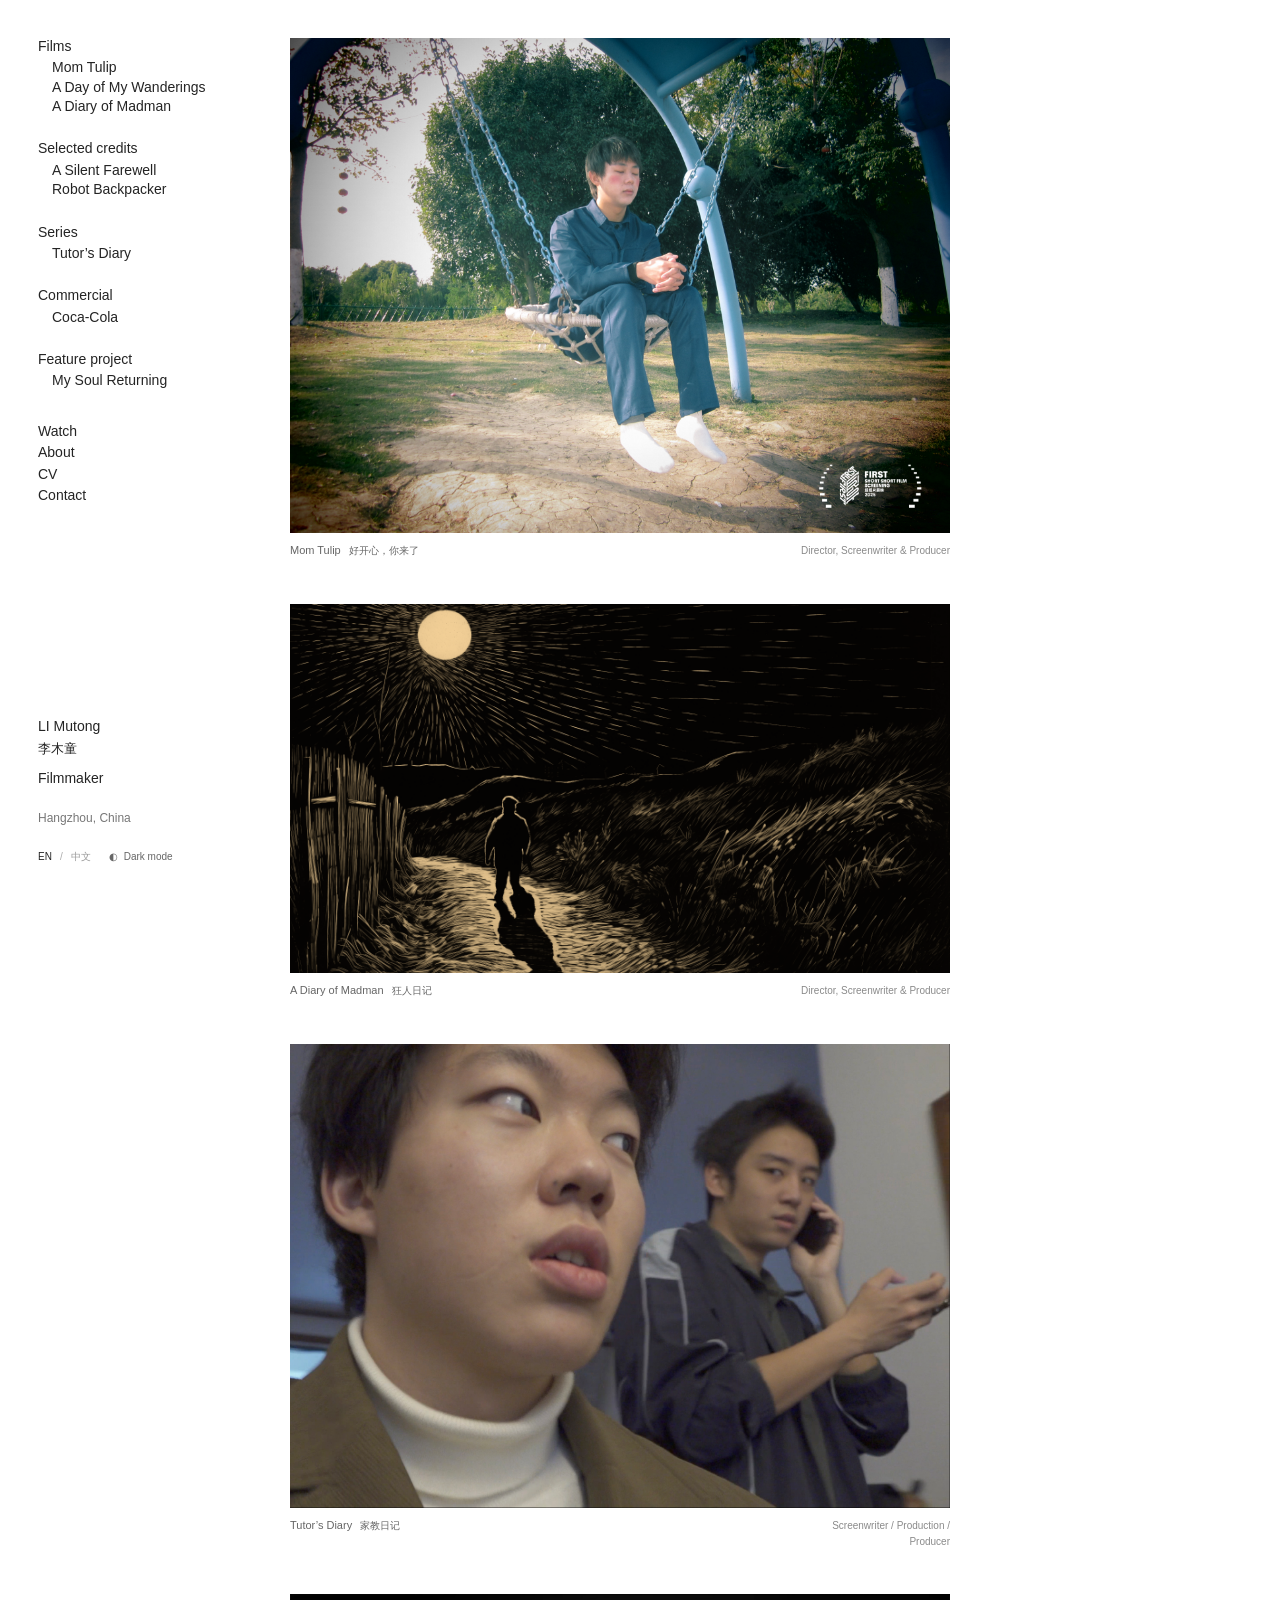
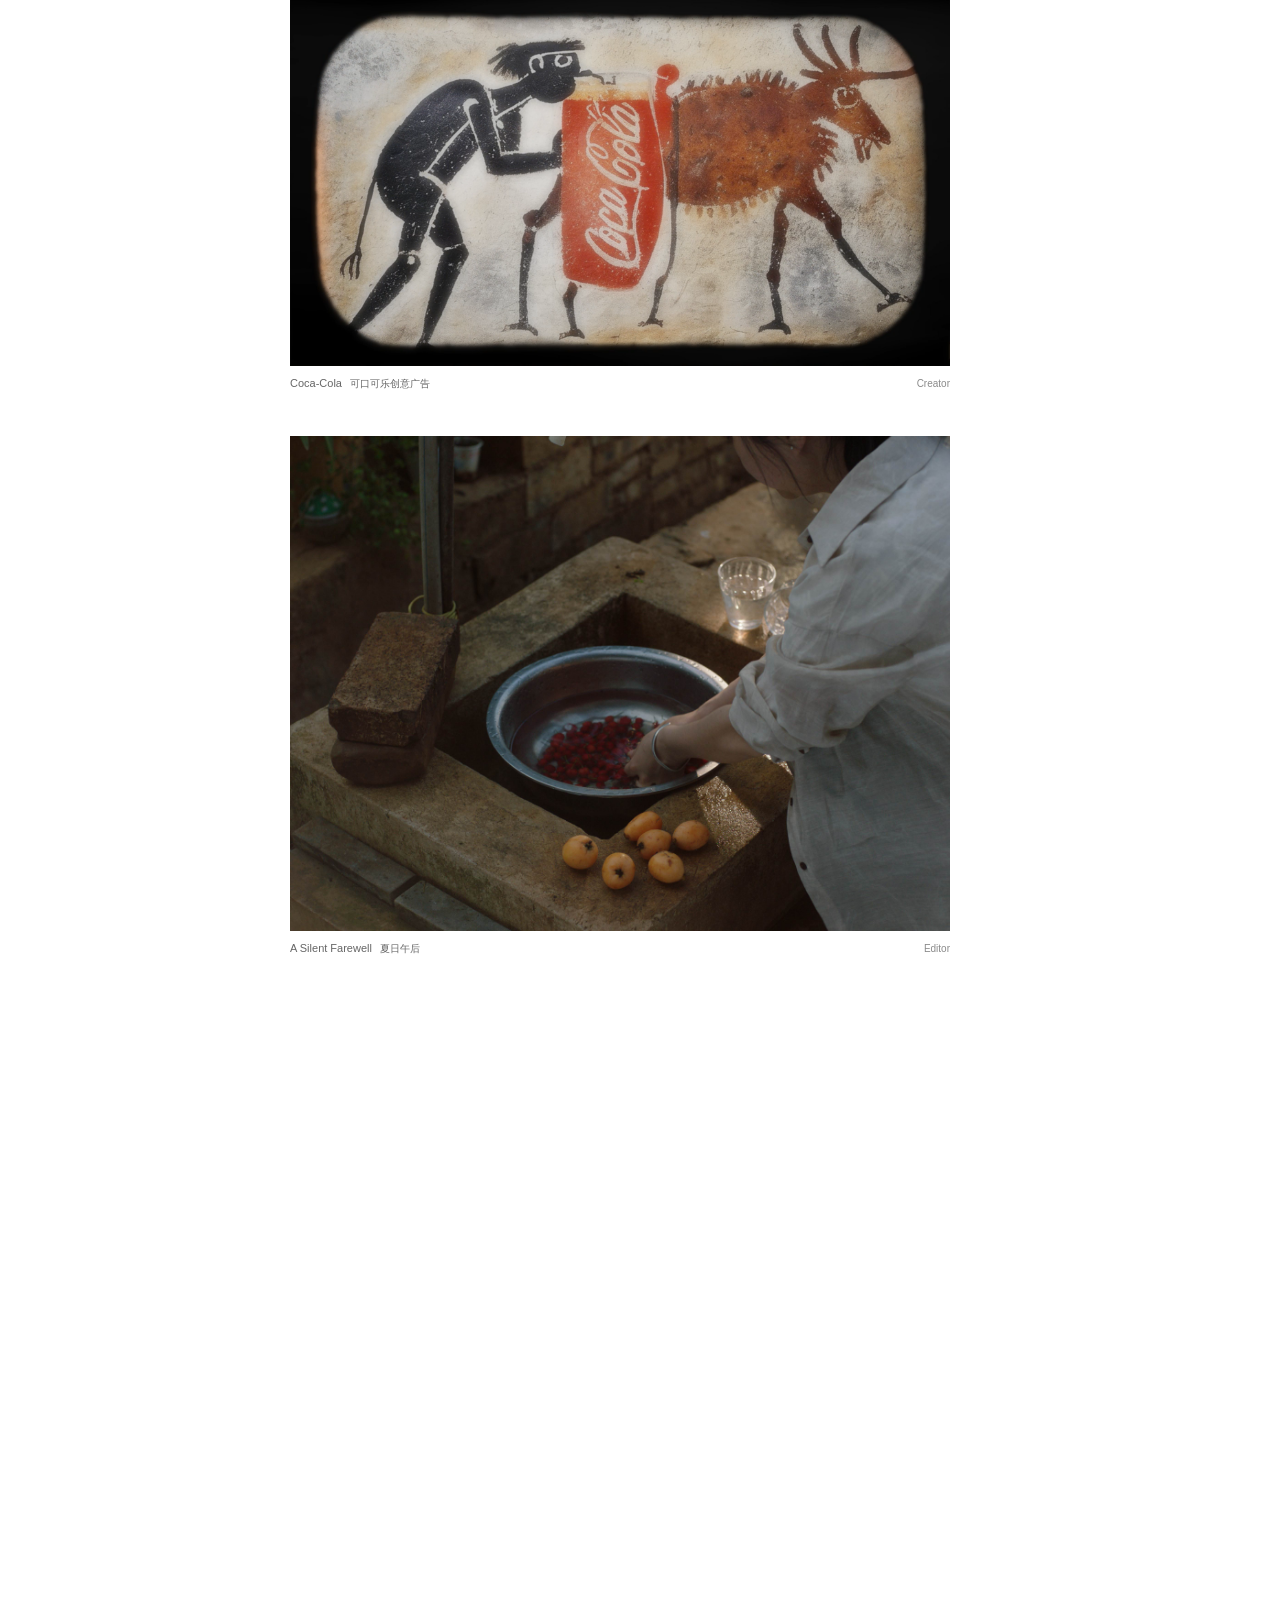
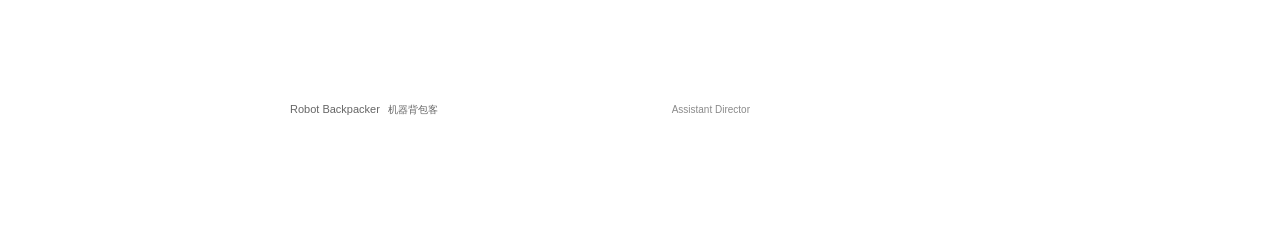
<file: index.html>
<!doctype html>
<html lang="en"><head><meta charset="utf-8"><meta name="viewport" content="width=device-width,initial-scale=1"><title>Selected films — LI Mutong</title><meta name="description" content="LI Mutong 李木童. Filmmaker from Hangzhou, China. Selected films and collaborations."><meta name="theme-color" content="#ffffff"><meta property="og:title" content="Selected films — LI Mutong"><meta property="og:type" content="website"><link rel="canonical" href="https://li-mutong-films.leisure2005.chatgpt.site/index.html"><link rel="icon" href="icon.svg" type="image/svg+xml"><script src="theme.js"></script><link rel="stylesheet" href="minimal.css"><link rel="stylesheet" href="theme.css"><script src="portfolio.js" defer></script></head>
<body><a class="skip" href="#main">Skip to content</a><header class="mobile-header"><a href="index.html">LI Mutong <span lang="zh-CN">李木童</span></a><button id="menu-toggle" aria-controls="sidebar" aria-expanded="false">Index +</button></header>
<aside id="sidebar" class="sidebar" aria-label="Portfolio index"><nav><div class="nav-group"><h2>Films</h2><a href="films/mom-tulip.html"><span class="" data-en="Mom Tulip" data-zh="好开心，你来了">Mom Tulip</span></a><a href="films/a-day-of-my-wanderings.html"><span class="" data-en="A Day of My Wanderings" data-zh="流浪记">A Day of My Wanderings</span></a><a href="films/a-diary-of-madman.html"><span class="" data-en="A Diary of Madman" data-zh="狂人日记">A Diary of Madman</span></a></div><div class="nav-group"><h2>Selected credits</h2><a href="films/a-silent-farewell.html"><span class="" data-en="A Silent Farewell" data-zh="夏日午后">A Silent Farewell</span></a><a href="films/robot-backpacker.html"><span class="" data-en="Robot Backpacker" data-zh="机器背包客">Robot Backpacker</span></a></div><div class="nav-group"><h2>Series</h2><a href="films/tutor-diary.html"><span class="" data-en="Tutor’s Diary" data-zh="家教日记">Tutor’s Diary</span></a></div><div class="nav-group"><h2>Commercial</h2><a href="commercial/coca-cola.html"><span class="" data-en="Coca-Cola" data-zh="可口可乐创意广告">Coca-Cola</span></a></div><div class="nav-group"><h2>Feature project</h2><a href="films/my-soul-returning.html"><span class="" data-en="My Soul Returning" data-zh="过桐庐">My Soul Returning</span></a></div><div class="nav-group information"><a href="watch.html">Watch</a><a href="about.html">About</a><a href="cv.html">CV</a><a href="contact.html">Contact</a></div></nav><div class="identity"><a class="name" href="index.html"><span>LI Mutong</span><span lang="zh-CN">李木童</span></a><p>Filmmaker</p><p class="location">Hangzhou, China</p><div class="preferences"><div class="language" role="group" aria-label="Language"><button data-language="en" aria-pressed="true">EN</button><span>/</span><button data-language="zh" aria-pressed="false">中文</button></div><button class="theme-toggle" aria-pressed="false">Dark mode</button></div></div></aside>
<main id="main" class="home"><h1 class="visually-hidden">LI Mutong — Selected films</h1><div class="film-stream"><figure class="film-tile"><a href="films/mom-tulip.html" aria-label="View Mom Tulip"><img src="images/mom-tulip.png" width="4000" height="3000" alt="A child sitting on a swing, eyes closed, in Mom Tulip." loading="eager" decoding="async" fetchpriority="high"></a><figcaption><a href="films/mom-tulip.html">Mom Tulip <span lang="zh-CN">好开心，你来了</span></a><span class="tile-role" data-en="Director, Screenwriter &amp; Producer" data-zh="导演、编剧、制作">Director, Screenwriter &amp; Producer</span></figcaption></figure><figure class="film-tile"><a href="films/a-diary-of-madman.html" aria-label="View A Diary of Madman"><img src="images/a-diary-of-madman.png" width="2912" height="1632" alt="A lone figure beneath the moon in a gold and black illustrated landscape, from A Diary of Madman." loading="lazy" decoding="async"></a><figcaption><a href="films/a-diary-of-madman.html">A Diary of Madman <span lang="zh-CN">狂人日记</span></a><span class="tile-role" data-en="Director, Screenwriter &amp; Producer" data-zh="导演、编剧、制作">Director, Screenwriter &amp; Producer</span></figcaption></figure><figure class="film-tile"><a href="films/tutor-diary.html" aria-label="View Tutor’s Diary"><img src="images/tutor-diary.jpg" width="3836" height="2698" alt="A still from Tutor’s Diary, with one character in the foreground and another speaking on the phone behind him." loading="lazy" decoding="async"></a><figcaption><a href="films/tutor-diary.html">Tutor’s Diary <span lang="zh-CN">家教日记</span></a><span class="tile-role" data-en="Screenwriter / Production / Producer" data-zh="编剧、制作、制片">Screenwriter / Production / Producer</span></figcaption></figure><figure class="film-tile"><a href="commercial/coca-cola.html" aria-label="View Coca-Cola"><img src="images/coca-cola.png" width="1920" height="1080" alt="A stylised cave painting of a figure drinking Coca-Cola beside an animal." loading="lazy" decoding="async"></a><figcaption><a href="commercial/coca-cola.html">Coca-Cola <span lang="zh-CN">可口可乐创意广告</span></a><span class="tile-role" data-en="Creator" data-zh="创作">Creator</span></figcaption></figure><figure class="film-tile"><a href="films/a-silent-farewell.html" aria-label="View A Silent Farewell"><img src="images/a-silent-farewell-still.jpg" width="2880" height="2160" alt="A still from A Silent Farewell: a woman washes fruit in a metal basin beside a stone sink." loading="lazy" decoding="async"></a><figcaption><a href="films/a-silent-farewell.html">A Silent Farewell <span lang="zh-CN">夏日午后</span></a><span class="tile-role" data-en="Editor" data-zh="剪辑">Editor</span></figcaption></figure><figure class="film-tile portrait"><a href="films/robot-backpacker.html" aria-label="View Robot Backpacker"><img src="images/robot-backpacker.jpg" width="2730" height="4096" alt="Robot Backpacker poster: a small robot with a backpack walks through a landscape of tall palm trees." loading="lazy" decoding="async"></a><figcaption><a href="films/robot-backpacker.html">Robot Backpacker <span lang="zh-CN">机器背包客</span></a><span class="tile-role" data-en="Assistant Director" data-zh="副导演">Assistant Director</span></figcaption></figure></div></main>
<dialog class="lightbox" aria-label="Image viewer"><button class="lightbox-close" aria-label="Close image">Close ×</button><img alt=""><p></p></dialog><div class="toast" role="status" aria-live="polite"></div></body></html>
</file>
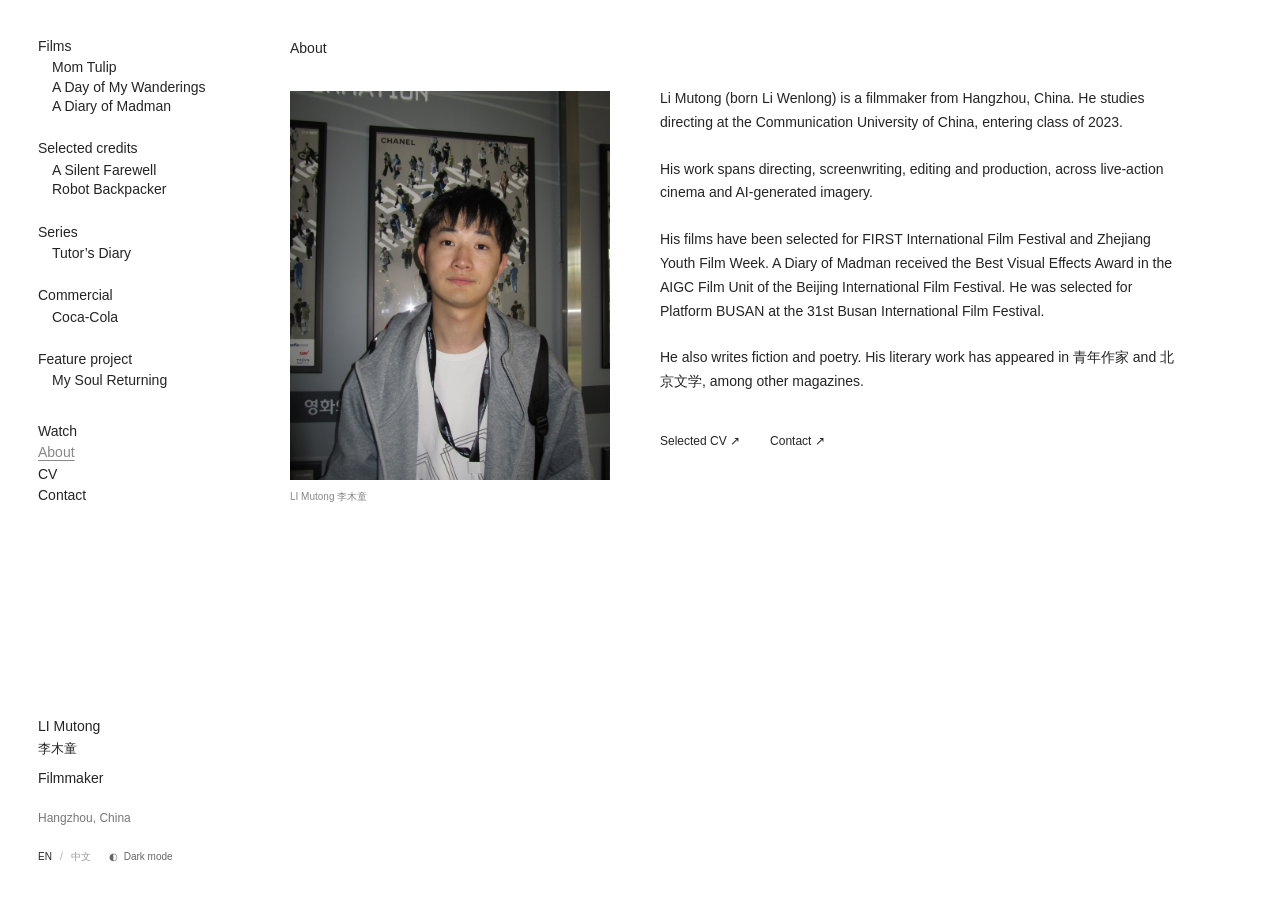
<file: about.html>
<!doctype html>
<html lang="en"><head><meta charset="utf-8"><meta name="viewport" content="width=device-width,initial-scale=1"><title>About — LI Mutong</title><meta name="description" content="LI Mutong 李木童. Filmmaker from Hangzhou, China. Selected films and collaborations."><meta name="theme-color" content="#ffffff"><meta property="og:title" content="About — LI Mutong"><meta property="og:type" content="website"><link rel="canonical" href="https://li-mutong-films.leisure2005.chatgpt.site/about.html"><link rel="icon" href="icon.svg" type="image/svg+xml"><script src="theme.js"></script><link rel="stylesheet" href="minimal.css"><link rel="stylesheet" href="theme.css"><script src="portfolio.js" defer></script></head>
<body><a class="skip" href="#main">Skip to content</a><header class="mobile-header"><a href="index.html">LI Mutong <span lang="zh-CN">李木童</span></a><button id="menu-toggle" aria-controls="sidebar" aria-expanded="false">Index +</button></header>
<aside id="sidebar" class="sidebar" aria-label="Portfolio index"><nav><div class="nav-group"><h2>Films</h2><a href="films/mom-tulip.html"><span class="" data-en="Mom Tulip" data-zh="好开心，你来了">Mom Tulip</span></a><a href="films/a-day-of-my-wanderings.html"><span class="" data-en="A Day of My Wanderings" data-zh="流浪记">A Day of My Wanderings</span></a><a href="films/a-diary-of-madman.html"><span class="" data-en="A Diary of Madman" data-zh="狂人日记">A Diary of Madman</span></a></div><div class="nav-group"><h2>Selected credits</h2><a href="films/a-silent-farewell.html"><span class="" data-en="A Silent Farewell" data-zh="夏日午后">A Silent Farewell</span></a><a href="films/robot-backpacker.html"><span class="" data-en="Robot Backpacker" data-zh="机器背包客">Robot Backpacker</span></a></div><div class="nav-group"><h2>Series</h2><a href="films/tutor-diary.html"><span class="" data-en="Tutor’s Diary" data-zh="家教日记">Tutor’s Diary</span></a></div><div class="nav-group"><h2>Commercial</h2><a href="commercial/coca-cola.html"><span class="" data-en="Coca-Cola" data-zh="可口可乐创意广告">Coca-Cola</span></a></div><div class="nav-group"><h2>Feature project</h2><a href="films/my-soul-returning.html"><span class="" data-en="My Soul Returning" data-zh="过桐庐">My Soul Returning</span></a></div><div class="nav-group information"><a href="watch.html">Watch</a><a href="about.html" aria-current="page">About</a><a href="cv.html">CV</a><a href="contact.html">Contact</a></div></nav><div class="identity"><a class="name" href="index.html"><span>LI Mutong</span><span lang="zh-CN">李木童</span></a><p>Filmmaker</p><p class="location">Hangzhou, China</p><div class="preferences"><div class="language" role="group" aria-label="Language"><button data-language="en" aria-pressed="true">EN</button><span>/</span><button data-language="zh" aria-pressed="false">中文</button></div><button class="theme-toggle" aria-pressed="false">Dark mode</button></div></div></aside>
<main id="main" class="about"><h1 class="about-title">About</h1><div class="about-layout"><figure class="director-portrait"><img src="images/li-mutong-portrait.jpg" width="3239" height="3936" alt="Portrait of filmmaker LI Mutong" decoding="async" fetchpriority="high"><figcaption>LI Mutong 李木童</figcaption></figure><article class="text-page about-copy"><p class="" data-en="Li Mutong (born Li Wenlong) is a filmmaker from Hangzhou, China. He studies directing at the Communication University of China, entering class of 2023." data-zh="李木童，本名李文龙，浙江杭州人，中国传媒大学2023级导演系。">Li Mutong (born Li Wenlong) is a filmmaker from Hangzhou, China. He studies directing at the Communication University of China, entering class of 2023.</p><p class="" data-en="His work spans directing, screenwriting, editing and production, across live-action cinema and AI-generated imagery." data-zh="创作涉及导演、编剧、剪辑与制片，横跨实拍电影与 AIGC 影像。">His work spans directing, screenwriting, editing and production, across live-action cinema and AI-generated imagery.</p><p class="" data-en="His films have been selected for FIRST International Film Festival and Zhejiang Youth Film Week. A Diary of Madman received the Best Visual Effects Award in the AIGC Film Unit of the Beijing International Film Festival. He was selected for Platform BUSAN at the 31st Busan International Film Festival." data-zh="作品入围 FIRST 青年电影展、浙江青年电影周等。《狂人日记》获北京国际电影节 AIGC 单元最佳视效奖。入选第31届釜山国际电影节 Platform BUSAN 青年影人论坛单元。">His films have been selected for FIRST International Film Festival and Zhejiang Youth Film Week. A Diary of Madman received the Best Visual Effects Award in the AIGC Film Unit of the Beijing International Film Festival. He was selected for Platform BUSAN at the 31st Busan International Film Festival.</p><p class="" data-en="He also writes fiction and poetry. His literary work has appeared in 青年作家 and 北京文学, among other magazines." data-zh="文学作品发表于《青年作家》《北京文学》等。">He also writes fiction and poetry. His literary work has appeared in 青年作家 and 北京文学, among other magazines.</p><p class="page-links"><a href="cv.html">Selected CV ↗</a><a href="contact.html">Contact ↗</a></p></article></div></main>
<dialog class="lightbox" aria-label="Image viewer"><button class="lightbox-close" aria-label="Close image">Close ×</button><img alt=""><p></p></dialog><div class="toast" role="status" aria-live="polite"></div></body></html>
</file>
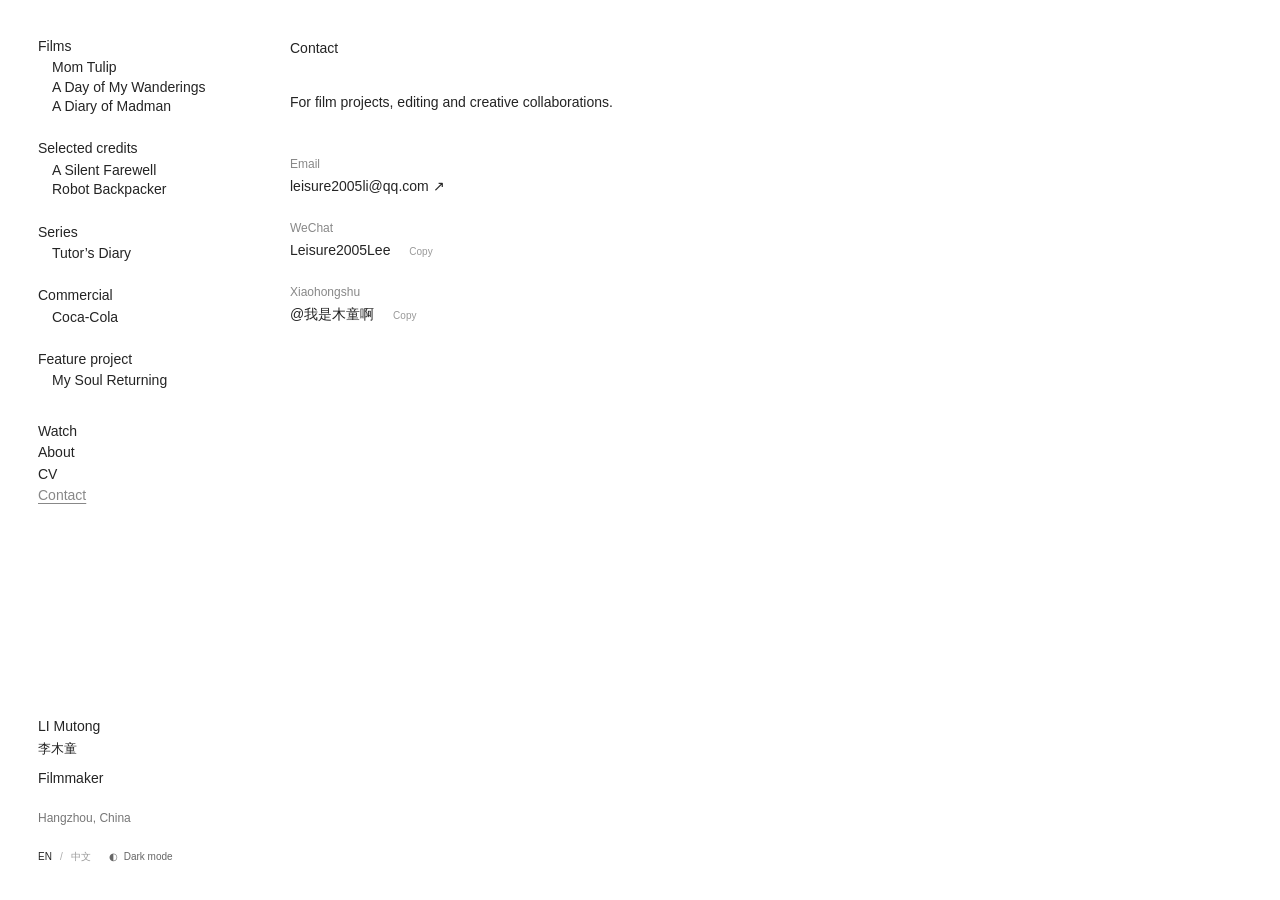
<file: contact.html>
<!doctype html>
<html lang="en"><head><meta charset="utf-8"><meta name="viewport" content="width=device-width,initial-scale=1"><title>Contact — LI Mutong</title><meta name="description" content="LI Mutong 李木童. Filmmaker from Hangzhou, China. Selected films and collaborations."><meta name="theme-color" content="#ffffff"><meta property="og:title" content="Contact — LI Mutong"><meta property="og:type" content="website"><link rel="canonical" href="https://li-mutong-films.leisure2005.chatgpt.site/contact.html"><link rel="icon" href="icon.svg" type="image/svg+xml"><script src="theme.js"></script><link rel="stylesheet" href="minimal.css"><link rel="stylesheet" href="theme.css"><script src="portfolio.js" defer></script></head>
<body><a class="skip" href="#main">Skip to content</a><header class="mobile-header"><a href="index.html">LI Mutong <span lang="zh-CN">李木童</span></a><button id="menu-toggle" aria-controls="sidebar" aria-expanded="false">Index +</button></header>
<aside id="sidebar" class="sidebar" aria-label="Portfolio index"><nav><div class="nav-group"><h2>Films</h2><a href="films/mom-tulip.html"><span class="" data-en="Mom Tulip" data-zh="好开心，你来了">Mom Tulip</span></a><a href="films/a-day-of-my-wanderings.html"><span class="" data-en="A Day of My Wanderings" data-zh="流浪记">A Day of My Wanderings</span></a><a href="films/a-diary-of-madman.html"><span class="" data-en="A Diary of Madman" data-zh="狂人日记">A Diary of Madman</span></a></div><div class="nav-group"><h2>Selected credits</h2><a href="films/a-silent-farewell.html"><span class="" data-en="A Silent Farewell" data-zh="夏日午后">A Silent Farewell</span></a><a href="films/robot-backpacker.html"><span class="" data-en="Robot Backpacker" data-zh="机器背包客">Robot Backpacker</span></a></div><div class="nav-group"><h2>Series</h2><a href="films/tutor-diary.html"><span class="" data-en="Tutor’s Diary" data-zh="家教日记">Tutor’s Diary</span></a></div><div class="nav-group"><h2>Commercial</h2><a href="commercial/coca-cola.html"><span class="" data-en="Coca-Cola" data-zh="可口可乐创意广告">Coca-Cola</span></a></div><div class="nav-group"><h2>Feature project</h2><a href="films/my-soul-returning.html"><span class="" data-en="My Soul Returning" data-zh="过桐庐">My Soul Returning</span></a></div><div class="nav-group information"><a href="watch.html">Watch</a><a href="about.html">About</a><a href="cv.html">CV</a><a href="contact.html" aria-current="page">Contact</a></div></nav><div class="identity"><a class="name" href="index.html"><span>LI Mutong</span><span lang="zh-CN">李木童</span></a><p>Filmmaker</p><p class="location">Hangzhou, China</p><div class="preferences"><div class="language" role="group" aria-label="Language"><button data-language="en" aria-pressed="true">EN</button><span>/</span><button data-language="zh" aria-pressed="false">中文</button></div><button class="theme-toggle" aria-pressed="false">Dark mode</button></div></div></aside>
<main id="main" class="contact"><article class="text-page contact-page"><h1>Contact</h1><p class="" data-en="For film projects, editing and creative collaborations." data-zh="电影项目、剪辑与创作合作。">For film projects, editing and creative collaborations.</p><dl><div><dt>Email</dt><dd><a href="mailto:leisure2005li@qq.com">leisure2005li@qq.com ↗</a></dd></div><div><dt>WeChat</dt><dd><button data-copy="Leisure2005Lee">Leisure2005Lee <span class="copy-label">Copy</span></button></dd></div><div><dt>Xiaohongshu</dt><dd><button data-copy="我是木童啊">@我是木童啊 <span class="copy-label">Copy</span></button></dd></div></dl></article></main>
<dialog class="lightbox" aria-label="Image viewer"><button class="lightbox-close" aria-label="Close image">Close ×</button><img alt=""><p></p></dialog><div class="toast" role="status" aria-live="polite"></div></body></html>
</file>
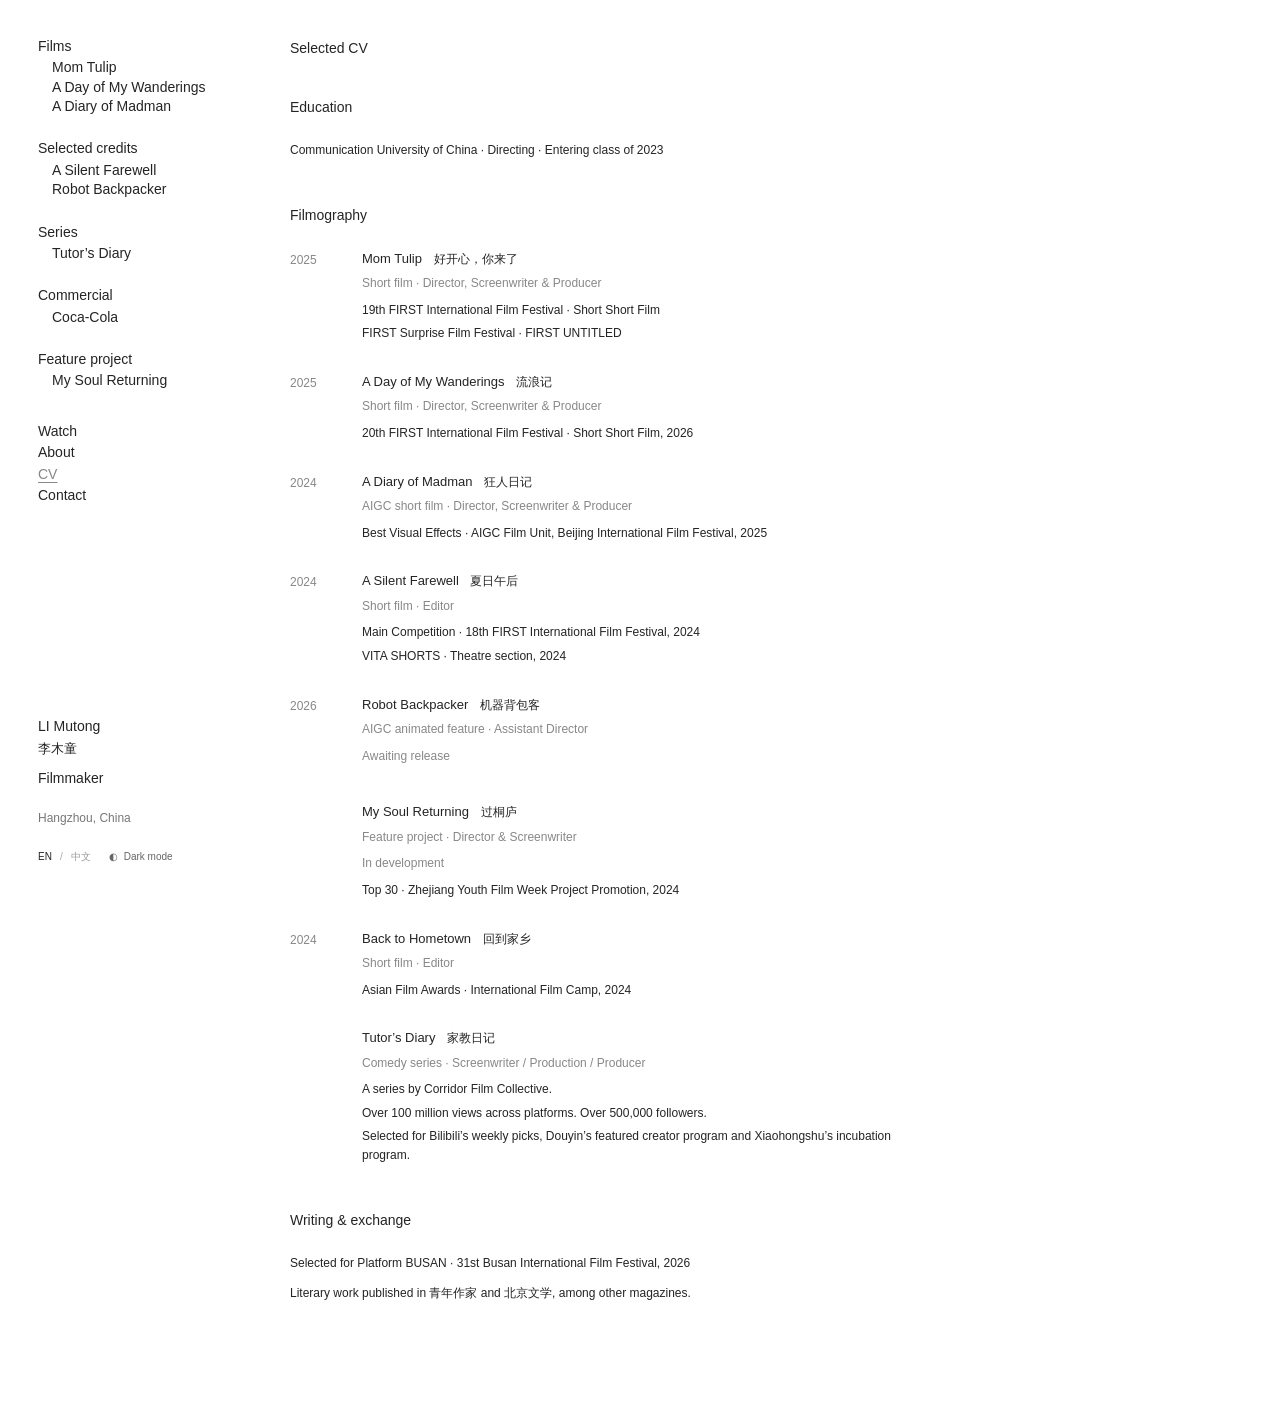
<file: cv.html>
<!doctype html>
<html lang="en"><head><meta charset="utf-8"><meta name="viewport" content="width=device-width,initial-scale=1"><title>CV — LI Mutong</title><meta name="description" content="LI Mutong 李木童. Filmmaker from Hangzhou, China. Selected films and collaborations."><meta name="theme-color" content="#ffffff"><meta property="og:title" content="CV — LI Mutong"><meta property="og:type" content="website"><link rel="canonical" href="https://li-mutong-films.leisure2005.chatgpt.site/cv.html"><link rel="icon" href="icon.svg" type="image/svg+xml"><script src="theme.js"></script><link rel="stylesheet" href="minimal.css"><link rel="stylesheet" href="theme.css"><script src="portfolio.js" defer></script></head>
<body><a class="skip" href="#main">Skip to content</a><header class="mobile-header"><a href="index.html">LI Mutong <span lang="zh-CN">李木童</span></a><button id="menu-toggle" aria-controls="sidebar" aria-expanded="false">Index +</button></header>
<aside id="sidebar" class="sidebar" aria-label="Portfolio index"><nav><div class="nav-group"><h2>Films</h2><a href="films/mom-tulip.html"><span class="" data-en="Mom Tulip" data-zh="好开心，你来了">Mom Tulip</span></a><a href="films/a-day-of-my-wanderings.html"><span class="" data-en="A Day of My Wanderings" data-zh="流浪记">A Day of My Wanderings</span></a><a href="films/a-diary-of-madman.html"><span class="" data-en="A Diary of Madman" data-zh="狂人日记">A Diary of Madman</span></a></div><div class="nav-group"><h2>Selected credits</h2><a href="films/a-silent-farewell.html"><span class="" data-en="A Silent Farewell" data-zh="夏日午后">A Silent Farewell</span></a><a href="films/robot-backpacker.html"><span class="" data-en="Robot Backpacker" data-zh="机器背包客">Robot Backpacker</span></a></div><div class="nav-group"><h2>Series</h2><a href="films/tutor-diary.html"><span class="" data-en="Tutor’s Diary" data-zh="家教日记">Tutor’s Diary</span></a></div><div class="nav-group"><h2>Commercial</h2><a href="commercial/coca-cola.html"><span class="" data-en="Coca-Cola" data-zh="可口可乐创意广告">Coca-Cola</span></a></div><div class="nav-group"><h2>Feature project</h2><a href="films/my-soul-returning.html"><span class="" data-en="My Soul Returning" data-zh="过桐庐">My Soul Returning</span></a></div><div class="nav-group information"><a href="watch.html">Watch</a><a href="about.html">About</a><a href="cv.html" aria-current="page">CV</a><a href="contact.html">Contact</a></div></nav><div class="identity"><a class="name" href="index.html"><span>LI Mutong</span><span lang="zh-CN">李木童</span></a><p>Filmmaker</p><p class="location">Hangzhou, China</p><div class="preferences"><div class="language" role="group" aria-label="Language"><button data-language="en" aria-pressed="true">EN</button><span>/</span><button data-language="zh" aria-pressed="false">中文</button></div><button class="theme-toggle" aria-pressed="false">Dark mode</button></div></div></aside>
<main id="main" class="cv"><article class="cv-page"><h1>Selected CV</h1><section><h2>Education</h2><p class="" data-en="Communication University of China · Directing · Entering class of 2023" data-zh="中国传媒大学 · 导演系 · 2023级">Communication University of China · Directing · Entering class of 2023</p></section><section><h2>Filmography</h2><div class="cv-entry"><span class="year">2025</span><div><h3><a href="films/mom-tulip.html">Mom Tulip <span lang="zh-CN">好开心，你来了</span></a></h3><p class="cv-role" data-en="Short film · Director, Screenwriter &amp; Producer" data-zh="短片 · 导演、编剧、制作">Short film · Director, Screenwriter &amp; Producer</p><p class="cv-award" data-en="19th FIRST International Film Festival · Short Short Film" data-zh="第19届 FIRST 青年电影展 · 超短片单元">19th FIRST International Film Festival · Short Short Film</p><p class="cv-award" data-en="FIRST Surprise Film Festival · FIRST UNTITLED" data-zh="FIRST 惊喜影展 · 未命名单元">FIRST Surprise Film Festival · FIRST UNTITLED</p></div></div><div class="cv-entry"><span class="year">2025</span><div><h3><a href="films/a-day-of-my-wanderings.html">A Day of My Wanderings <span lang="zh-CN">流浪记</span></a></h3><p class="cv-role" data-en="Short film · Director, Screenwriter &amp; Producer" data-zh="短片 · 导演、编剧、制片">Short film · Director, Screenwriter &amp; Producer</p><p class="cv-award" data-en="20th FIRST International Film Festival · Short Short Film, 2026" data-zh="第20届 FIRST 青年电影展 · 超短片单元，2026">20th FIRST International Film Festival · Short Short Film, 2026</p></div></div><div class="cv-entry"><span class="year">2024</span><div><h3><a href="films/a-diary-of-madman.html">A Diary of Madman <span lang="zh-CN">狂人日记</span></a></h3><p class="cv-role" data-en="AIGC short film · Director, Screenwriter &amp; Producer" data-zh="AIGC 短片 · 导演、编剧、制作">AIGC short film · Director, Screenwriter &amp; Producer</p><p class="cv-award" data-en="Best Visual Effects · AIGC Film Unit, Beijing International Film Festival, 2025" data-zh="北京国际电影节 AIGC 单元 · 最佳视效奖，2025">Best Visual Effects · AIGC Film Unit, Beijing International Film Festival, 2025</p></div></div><div class="cv-entry"><span class="year">2024</span><div><h3><a href="films/a-silent-farewell.html">A Silent Farewell <span lang="zh-CN">夏日午后</span></a></h3><p class="cv-role" data-en="Short film · Editor" data-zh="短片 · 剪辑">Short film · Editor</p><p class="cv-award" data-en="Main Competition · 18th FIRST International Film Festival, 2024" data-zh="第18届 FIRST 青年电影展 · 主竞赛，2024">Main Competition · 18th FIRST International Film Festival, 2024</p><p class="cv-award" data-en="VITA SHORTS · Theatre section, 2024" data-zh="VITA SHORTS · 剧场单元，2024">VITA SHORTS · Theatre section, 2024</p></div></div><div class="cv-entry"><span class="year">2026</span><div><h3><a href="films/robot-backpacker.html">Robot Backpacker <span lang="zh-CN">机器背包客</span></a></h3><p class="cv-role" data-en="AIGC animated feature · Assistant Director" data-zh="AIGC 动画长片 · 副导演">AIGC animated feature · Assistant Director</p><p class="cv-role" data-en="Awaiting release" data-zh="待上映">Awaiting release</p></div></div><div class="cv-entry"><span class="year"></span><div><h3><a href="films/my-soul-returning.html">My Soul Returning <span lang="zh-CN">过桐庐</span></a></h3><p class="cv-role" data-en="Feature project · Director &amp; Screenwriter" data-zh="长片项目 · 导演、编剧">Feature project · Director &amp; Screenwriter</p><p class="cv-role" data-en="In development" data-zh="开发中">In development</p><p class="cv-award" data-en="Top 30 · Zhejiang Youth Film Week Project Promotion, 2024" data-zh="浙江青年电影周 · 创投单元30强，2024">Top 30 · Zhejiang Youth Film Week Project Promotion, 2024</p></div></div><div class="cv-entry"><span class="year">2024</span><div><h3>Back to Hometown <span lang="zh-CN">回到家乡</span></h3><p class="cv-role" data-en="Short film · Editor" data-zh="短片 · 剪辑">Short film · Editor</p><p class="cv-award" data-en="Asian Film Awards · International Film Camp, 2024" data-zh="亚洲电影大奖 · 国际电影训练营，2024">Asian Film Awards · International Film Camp, 2024</p></div></div><div class="cv-entry"><span class="year"></span><div><h3><a href="films/tutor-diary.html">Tutor’s Diary <span lang="zh-CN">家教日记</span></a></h3><p class="cv-role" data-en="Comedy series · Screenwriter / Production / Producer" data-zh="喜剧剧集 · 编剧、制作、制片">Comedy series · Screenwriter / Production / Producer</p><p class="cv-award" data-en="A series by Corridor Film Collective." data-zh="走廊电影小组系列作品。">A series by Corridor Film Collective.</p><p class="cv-award" data-en="Over 100 million views across platforms. Over 500,000 followers." data-zh="全网播放量过亿，粉丝量过五十万。">Over 100 million views across platforms. Over 500,000 followers.</p><p class="cv-award" data-en="Selected for Bilibili’s weekly picks, Douyin’s featured creator program and Xiaohongshu’s incubation program." data-zh="入选 B 站“每周必看”、抖音精选作者及小红书孵化计划。">Selected for Bilibili’s weekly picks, Douyin’s featured creator program and Xiaohongshu’s incubation program.</p></div></div></section><section><h2>Writing & exchange</h2><p class="" data-en="Selected for Platform BUSAN · 31st Busan International Film Festival, 2026" data-zh="入选第31届釜山国际电影节 Platform BUSAN 青年影人论坛单元，2026">Selected for Platform BUSAN · 31st Busan International Film Festival, 2026</p><p class="" data-en="Literary work published in 青年作家 and 北京文学, among other magazines." data-zh="文学作品发表于《青年作家》《北京文学》等。">Literary work published in 青年作家 and 北京文学, among other magazines.</p></section></article></main>
<dialog class="lightbox" aria-label="Image viewer"><button class="lightbox-close" aria-label="Close image">Close ×</button><img alt=""><p></p></dialog><div class="toast" role="status" aria-live="polite"></div></body></html>
</file>
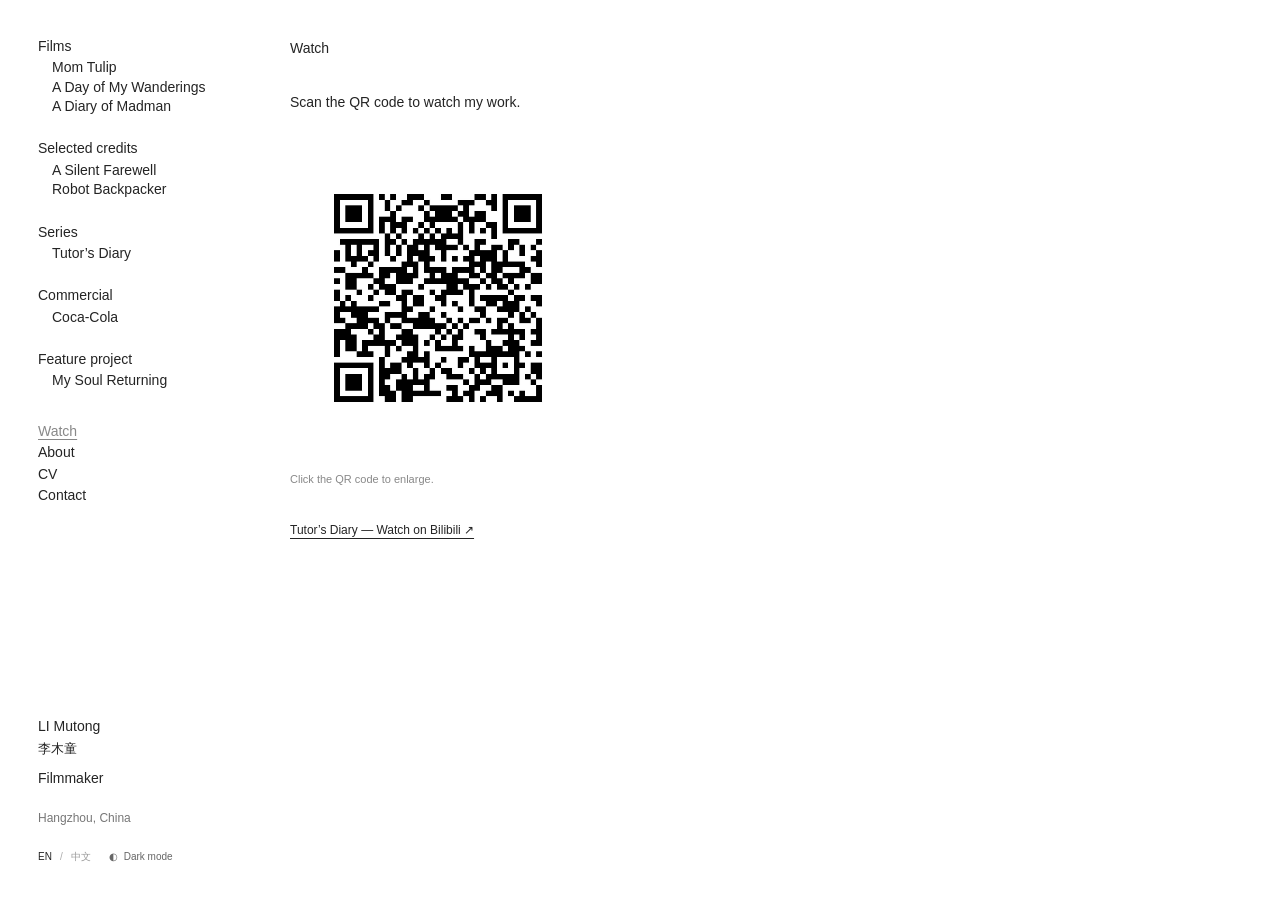
<file: watch.html>
<!doctype html>
<html lang="en"><head><meta charset="utf-8"><meta name="viewport" content="width=device-width,initial-scale=1"><title>Watch — LI Mutong</title><meta name="description" content="LI Mutong 李木童. Filmmaker from Hangzhou, China. Selected films and collaborations."><meta name="theme-color" content="#ffffff"><meta property="og:title" content="Watch — LI Mutong"><meta property="og:type" content="website"><link rel="canonical" href="https://li-mutong-films.leisure2005.chatgpt.site/watch.html"><link rel="icon" href="icon.svg" type="image/svg+xml"><script src="theme.js"></script><link rel="stylesheet" href="minimal.css"><link rel="stylesheet" href="theme.css"><script src="portfolio.js" defer></script></head>
<body><a class="skip" href="#main">Skip to content</a><header class="mobile-header"><a href="index.html">LI Mutong <span lang="zh-CN">李木童</span></a><button id="menu-toggle" aria-controls="sidebar" aria-expanded="false">Index +</button></header>
<aside id="sidebar" class="sidebar" aria-label="Portfolio index"><nav><div class="nav-group"><h2>Films</h2><a href="films/mom-tulip.html"><span class="" data-en="Mom Tulip" data-zh="好开心，你来了">Mom Tulip</span></a><a href="films/a-day-of-my-wanderings.html"><span class="" data-en="A Day of My Wanderings" data-zh="流浪记">A Day of My Wanderings</span></a><a href="films/a-diary-of-madman.html"><span class="" data-en="A Diary of Madman" data-zh="狂人日记">A Diary of Madman</span></a></div><div class="nav-group"><h2>Selected credits</h2><a href="films/a-silent-farewell.html"><span class="" data-en="A Silent Farewell" data-zh="夏日午后">A Silent Farewell</span></a><a href="films/robot-backpacker.html"><span class="" data-en="Robot Backpacker" data-zh="机器背包客">Robot Backpacker</span></a></div><div class="nav-group"><h2>Series</h2><a href="films/tutor-diary.html"><span class="" data-en="Tutor’s Diary" data-zh="家教日记">Tutor’s Diary</span></a></div><div class="nav-group"><h2>Commercial</h2><a href="commercial/coca-cola.html"><span class="" data-en="Coca-Cola" data-zh="可口可乐创意广告">Coca-Cola</span></a></div><div class="nav-group"><h2>Feature project</h2><a href="films/my-soul-returning.html"><span class="" data-en="My Soul Returning" data-zh="过桐庐">My Soul Returning</span></a></div><div class="nav-group information"><a href="watch.html" aria-current="page">Watch</a><a href="about.html">About</a><a href="cv.html">CV</a><a href="contact.html">Contact</a></div></nav><div class="identity"><a class="name" href="index.html"><span>LI Mutong</span><span lang="zh-CN">李木童</span></a><p>Filmmaker</p><p class="location">Hangzhou, China</p><div class="preferences"><div class="language" role="group" aria-label="Language"><button data-language="en" aria-pressed="true">EN</button><span>/</span><button data-language="zh" aria-pressed="false">中文</button></div><button class="theme-toggle" aria-pressed="false">Dark mode</button></div></div></aside>
<main id="main" class="watch"><article class="text-page watch-page"><h1>Watch</h1><p class="" data-en="Scan the QR code to watch my work." data-zh="扫码观看作品。">Scan the QR code to watch my work.</p><button class="image-button watch-qr" data-enlarge aria-label="Enlarge viewing QR code"><img src="images/watch-qr.png" width="1140" height="1140" alt="QR code for viewing LI Mutong’s work"></button><p class="qr-caption" data-en="Click the QR code to enlarge." data-zh="点击二维码可放大。">Click the QR code to enlarge.</p><p class="watch-series"><a href="https://www.bilibili.com/video/BV1bQ6nBzEHD/" target="_blank" rel="noopener noreferrer"><span class="" data-en="Tutor’s Diary — Watch on Bilibili ↗" data-zh="家教日记 — 在哔哩哔哩观看 ↗">Tutor’s Diary — Watch on Bilibili ↗</span></a></p></article></main>
<dialog class="lightbox" aria-label="Image viewer"><button class="lightbox-close" aria-label="Close image">Close ×</button><img alt=""><p></p></dialog><div class="toast" role="status" aria-live="polite"></div></body></html>
</file>
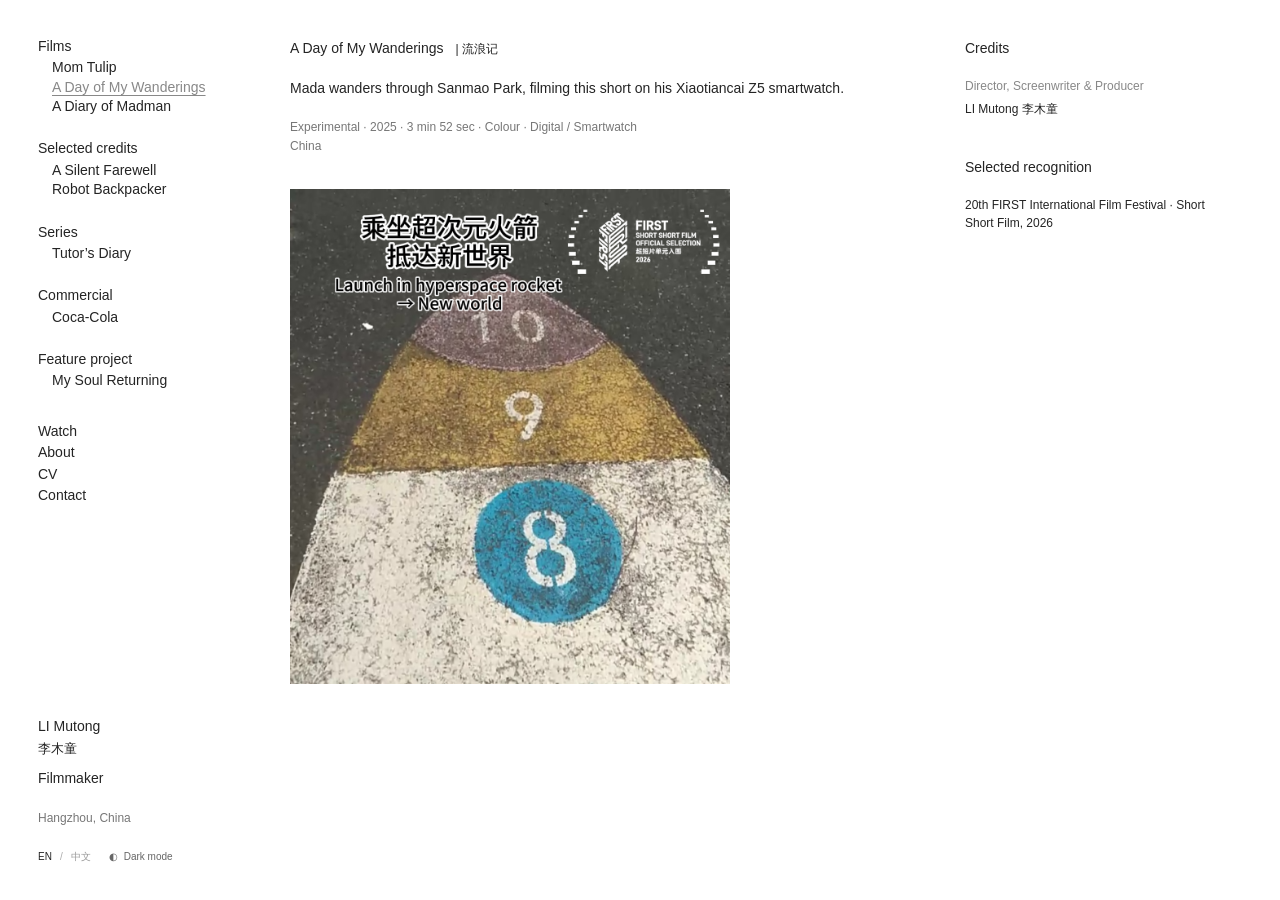
<file: films/a-day-of-my-wanderings.html>
<!doctype html>
<html lang="en"><head><meta charset="utf-8"><meta name="viewport" content="width=device-width,initial-scale=1"><title>A Day of My Wanderings — LI Mutong</title><meta name="description" content="LI Mutong 李木童. Filmmaker from Hangzhou, China. Selected films and collaborations."><meta name="theme-color" content="#ffffff"><meta property="og:title" content="A Day of My Wanderings — LI Mutong"><meta property="og:type" content="website"><link rel="canonical" href="https://li-mutong-films.leisure2005.chatgpt.site/films/a-day-of-my-wanderings.html"><link rel="icon" href="../icon.svg" type="image/svg+xml"><script src="../theme.js"></script><link rel="stylesheet" href="../minimal.css"><link rel="stylesheet" href="../theme.css"><script src="../portfolio.js" defer></script></head>
<body><a class="skip" href="#main">Skip to content</a><header class="mobile-header"><a href="../index.html">LI Mutong <span lang="zh-CN">李木童</span></a><button id="menu-toggle" aria-controls="sidebar" aria-expanded="false">Index +</button></header>
<aside id="sidebar" class="sidebar" aria-label="Portfolio index"><nav><div class="nav-group"><h2>Films</h2><a href="../films/mom-tulip.html"><span class="" data-en="Mom Tulip" data-zh="好开心，你来了">Mom Tulip</span></a><a href="../films/a-day-of-my-wanderings.html" aria-current="page"><span class="" data-en="A Day of My Wanderings" data-zh="流浪记">A Day of My Wanderings</span></a><a href="../films/a-diary-of-madman.html"><span class="" data-en="A Diary of Madman" data-zh="狂人日记">A Diary of Madman</span></a></div><div class="nav-group"><h2>Selected credits</h2><a href="../films/a-silent-farewell.html"><span class="" data-en="A Silent Farewell" data-zh="夏日午后">A Silent Farewell</span></a><a href="../films/robot-backpacker.html"><span class="" data-en="Robot Backpacker" data-zh="机器背包客">Robot Backpacker</span></a></div><div class="nav-group"><h2>Series</h2><a href="../films/tutor-diary.html"><span class="" data-en="Tutor’s Diary" data-zh="家教日记">Tutor’s Diary</span></a></div><div class="nav-group"><h2>Commercial</h2><a href="../commercial/coca-cola.html"><span class="" data-en="Coca-Cola" data-zh="可口可乐创意广告">Coca-Cola</span></a></div><div class="nav-group"><h2>Feature project</h2><a href="../films/my-soul-returning.html"><span class="" data-en="My Soul Returning" data-zh="过桐庐">My Soul Returning</span></a></div><div class="nav-group information"><a href="../watch.html">Watch</a><a href="../about.html">About</a><a href="../cv.html">CV</a><a href="../contact.html">Contact</a></div></nav><div class="identity"><a class="name" href="../index.html"><span>LI Mutong</span><span lang="zh-CN">李木童</span></a><p>Filmmaker</p><p class="location">Hangzhou, China</p><div class="preferences"><div class="language" role="group" aria-label="Language"><button data-language="en" aria-pressed="true">EN</button><span>/</span><button data-language="zh" aria-pressed="false">中文</button></div><button class="theme-toggle" aria-pressed="false">Dark mode</button></div></div></aside>
<main id="main" class="film"><div class="film-content"><header class="film-heading"><h1>A Day of My Wanderings <span lang="zh-CN">| 流浪记</span></h1><p class="synopsis" data-en="Mada wanders through Sanmao Park, filming this short on his Xiaotiancai Z5 smartwatch." data-zh="马达来到三毛乐园流浪，用他的小天才电话手表Z5拍摄了这部短片。">Mada wanders through Sanmao Park, filming this short on his Xiaotiancai Z5 smartwatch.</p><p class="film-meta" data-en="Experimental · 2025 · 3 min 52 sec · Colour · Digital / Smartwatch" data-zh="实验 · 2025 · 3分52秒 · 彩色 · 数字 / 小天才电话手表">Experimental · 2025 · 3 min 52 sec · Colour · Digital / Smartwatch</p><p class="film-country" data-en="China" data-zh="中国">China</p></header><div class="film-image portrait-image"><button class="image-button" data-enlarge aria-label="Enlarge image: A Day of My Wanderings"><img src="../images/a-day-of-my-wanderings.png" width="1080" height="1214" alt="A chalk rocket drawn on the ground, from A Day of My Wanderings." loading="eager" decoding="async" fetchpriority="high"></button></div></div><aside class="film-notes"><section><h2>Credits</h2><div class="credit"><h3 class="" data-en="Director, Screenwriter &amp; Producer" data-zh="导演、编剧、制片">Director, Screenwriter &amp; Producer</h3><p>LI Mutong 李木童</p></div></section><section><h2>Selected recognition</h2><p class="" data-en="20th FIRST International Film Festival · Short Short Film, 2026" data-zh="第20届 FIRST 青年电影展 · 超短片单元，2026">20th FIRST International Film Festival · Short Short Film, 2026</p></section></aside></main>
<dialog class="lightbox" aria-label="Image viewer"><button class="lightbox-close" aria-label="Close image">Close ×</button><img alt=""><p></p></dialog><div class="toast" role="status" aria-live="polite"></div></body></html>
</file>
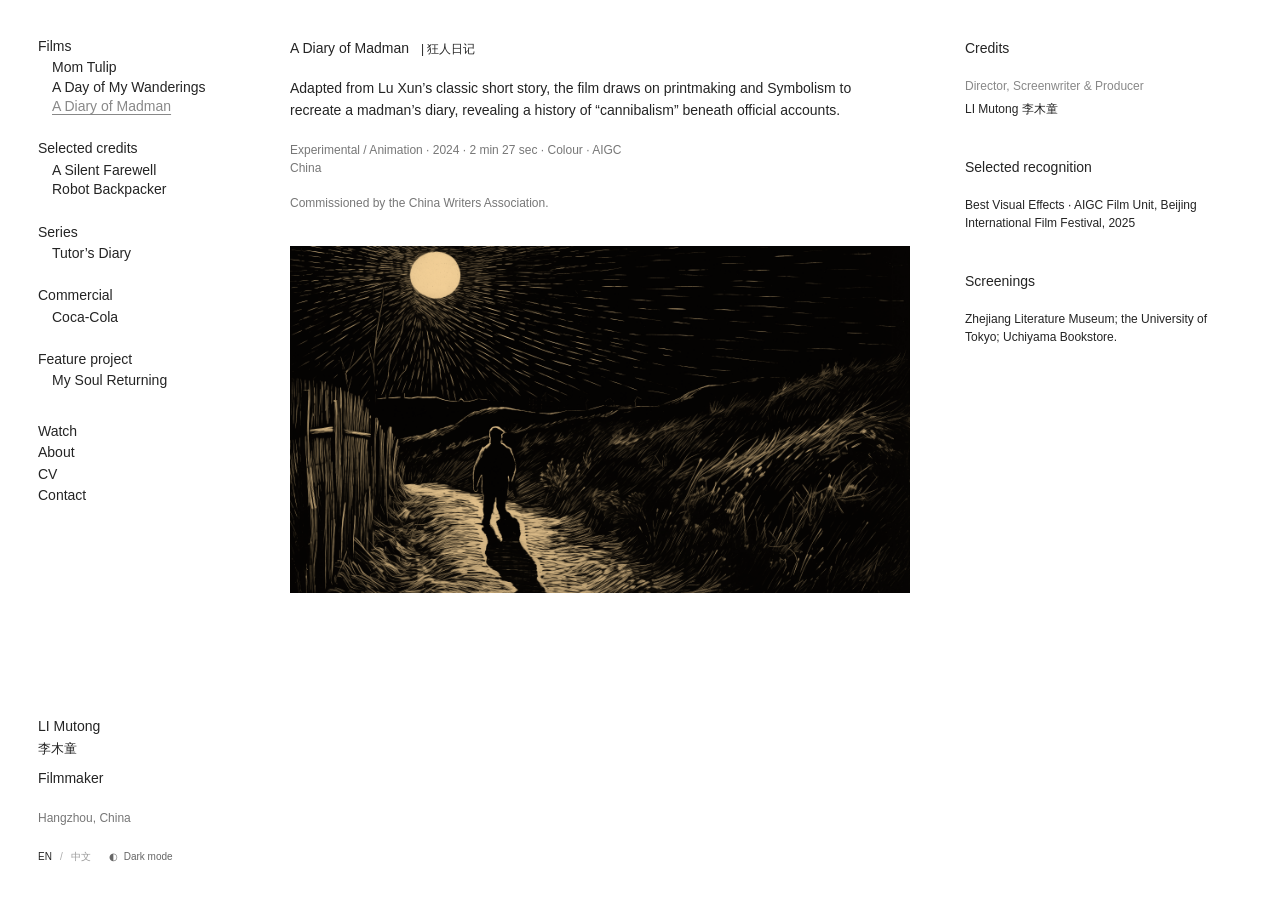
<file: films/a-diary-of-madman.html>
<!doctype html>
<html lang="en"><head><meta charset="utf-8"><meta name="viewport" content="width=device-width,initial-scale=1"><title>A Diary of Madman — LI Mutong</title><meta name="description" content="LI Mutong 李木童. Filmmaker from Hangzhou, China. Selected films and collaborations."><meta name="theme-color" content="#ffffff"><meta property="og:title" content="A Diary of Madman — LI Mutong"><meta property="og:type" content="website"><link rel="canonical" href="https://li-mutong-films.leisure2005.chatgpt.site/films/a-diary-of-madman.html"><link rel="icon" href="../icon.svg" type="image/svg+xml"><script src="../theme.js"></script><link rel="stylesheet" href="../minimal.css"><link rel="stylesheet" href="../theme.css"><script src="../portfolio.js" defer></script></head>
<body><a class="skip" href="#main">Skip to content</a><header class="mobile-header"><a href="../index.html">LI Mutong <span lang="zh-CN">李木童</span></a><button id="menu-toggle" aria-controls="sidebar" aria-expanded="false">Index +</button></header>
<aside id="sidebar" class="sidebar" aria-label="Portfolio index"><nav><div class="nav-group"><h2>Films</h2><a href="../films/mom-tulip.html"><span class="" data-en="Mom Tulip" data-zh="好开心，你来了">Mom Tulip</span></a><a href="../films/a-day-of-my-wanderings.html"><span class="" data-en="A Day of My Wanderings" data-zh="流浪记">A Day of My Wanderings</span></a><a href="../films/a-diary-of-madman.html" aria-current="page"><span class="" data-en="A Diary of Madman" data-zh="狂人日记">A Diary of Madman</span></a></div><div class="nav-group"><h2>Selected credits</h2><a href="../films/a-silent-farewell.html"><span class="" data-en="A Silent Farewell" data-zh="夏日午后">A Silent Farewell</span></a><a href="../films/robot-backpacker.html"><span class="" data-en="Robot Backpacker" data-zh="机器背包客">Robot Backpacker</span></a></div><div class="nav-group"><h2>Series</h2><a href="../films/tutor-diary.html"><span class="" data-en="Tutor’s Diary" data-zh="家教日记">Tutor’s Diary</span></a></div><div class="nav-group"><h2>Commercial</h2><a href="../commercial/coca-cola.html"><span class="" data-en="Coca-Cola" data-zh="可口可乐创意广告">Coca-Cola</span></a></div><div class="nav-group"><h2>Feature project</h2><a href="../films/my-soul-returning.html"><span class="" data-en="My Soul Returning" data-zh="过桐庐">My Soul Returning</span></a></div><div class="nav-group information"><a href="../watch.html">Watch</a><a href="../about.html">About</a><a href="../cv.html">CV</a><a href="../contact.html">Contact</a></div></nav><div class="identity"><a class="name" href="../index.html"><span>LI Mutong</span><span lang="zh-CN">李木童</span></a><p>Filmmaker</p><p class="location">Hangzhou, China</p><div class="preferences"><div class="language" role="group" aria-label="Language"><button data-language="en" aria-pressed="true">EN</button><span>/</span><button data-language="zh" aria-pressed="false">中文</button></div><button class="theme-toggle" aria-pressed="false">Dark mode</button></div></div></aside>
<main id="main" class="film"><div class="film-content"><header class="film-heading"><h1>A Diary of Madman <span lang="zh-CN">| 狂人日记</span></h1><p class="synopsis" data-en="Adapted from Lu Xun’s classic short story, the film draws on printmaking and Symbolism to recreate a madman’s diary, revealing a history of “cannibalism” beneath official accounts." data-zh="改编自鲁迅经典小说《狂人日记》。承版画与象征主义风格，以日记本为介，重现狂人的所见所闻与隐藏于正史背后“吃人”的历史。">Adapted from Lu Xun’s classic short story, the film draws on printmaking and Symbolism to recreate a madman’s diary, revealing a history of “cannibalism” beneath official accounts.</p><p class="film-meta" data-en="Experimental / Animation · 2024 · 2 min 27 sec · Colour · AIGC" data-zh="实验 / 动画 · 2024 · 2分27秒 · 彩色 · AIGC">Experimental / Animation · 2024 · 2 min 27 sec · Colour · AIGC</p><p class="film-country" data-en="China" data-zh="中国">China</p><p class="commission" data-en="Commissioned by the China Writers Association." data-zh="中国作家协会委托项目。">Commissioned by the China Writers Association.</p></header><div class="film-image"><button class="image-button" data-enlarge aria-label="Enlarge image: A Diary of Madman"><img src="../images/a-diary-of-madman.png" width="2912" height="1632" alt="A lone figure beneath the moon in a gold and black illustrated landscape, from A Diary of Madman." loading="eager" decoding="async" fetchpriority="high"></button></div></div><aside class="film-notes"><section><h2>Credits</h2><div class="credit"><h3 class="" data-en="Director, Screenwriter &amp; Producer" data-zh="导演、编剧、制作">Director, Screenwriter &amp; Producer</h3><p>LI Mutong 李木童</p></div></section><section><h2>Selected recognition</h2><p class="" data-en="Best Visual Effects · AIGC Film Unit, Beijing International Film Festival, 2025" data-zh="北京国际电影节 AIGC 单元 · 最佳视效奖，2025">Best Visual Effects · AIGC Film Unit, Beijing International Film Festival, 2025</p></section><section><h2>Screenings</h2><p class="" data-en="Zhejiang Literature Museum; the University of Tokyo; Uchiyama Bookstore." data-zh="浙江文学馆、东京大学、内山书店等。">Zhejiang Literature Museum; the University of Tokyo; Uchiyama Bookstore.</p></section></aside></main>
<dialog class="lightbox" aria-label="Image viewer"><button class="lightbox-close" aria-label="Close image">Close ×</button><img alt=""><p></p></dialog><div class="toast" role="status" aria-live="polite"></div></body></html>
</file>
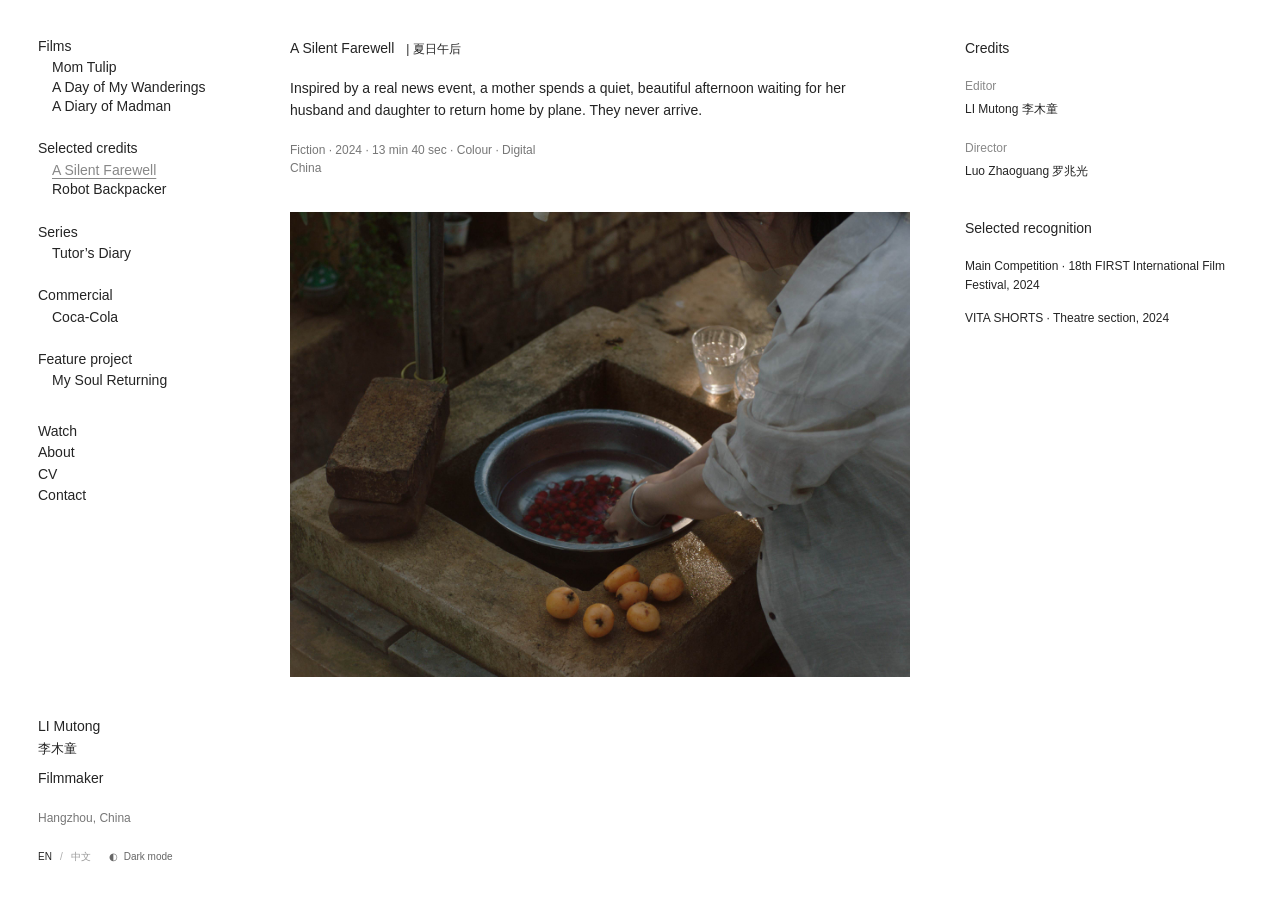
<file: films/a-silent-farewell.html>
<!doctype html>
<html lang="en"><head><meta charset="utf-8"><meta name="viewport" content="width=device-width,initial-scale=1"><title>A Silent Farewell — LI Mutong</title><meta name="description" content="LI Mutong 李木童. Filmmaker from Hangzhou, China. Selected films and collaborations."><meta name="theme-color" content="#ffffff"><meta property="og:title" content="A Silent Farewell — LI Mutong"><meta property="og:type" content="website"><link rel="canonical" href="https://li-mutong-films.leisure2005.chatgpt.site/films/a-silent-farewell.html"><link rel="icon" href="../icon.svg" type="image/svg+xml"><script src="../theme.js"></script><link rel="stylesheet" href="../minimal.css"><link rel="stylesheet" href="../theme.css"><script src="../portfolio.js" defer></script></head>
<body><a class="skip" href="#main">Skip to content</a><header class="mobile-header"><a href="../index.html">LI Mutong <span lang="zh-CN">李木童</span></a><button id="menu-toggle" aria-controls="sidebar" aria-expanded="false">Index +</button></header>
<aside id="sidebar" class="sidebar" aria-label="Portfolio index"><nav><div class="nav-group"><h2>Films</h2><a href="../films/mom-tulip.html"><span class="" data-en="Mom Tulip" data-zh="好开心，你来了">Mom Tulip</span></a><a href="../films/a-day-of-my-wanderings.html"><span class="" data-en="A Day of My Wanderings" data-zh="流浪记">A Day of My Wanderings</span></a><a href="../films/a-diary-of-madman.html"><span class="" data-en="A Diary of Madman" data-zh="狂人日记">A Diary of Madman</span></a></div><div class="nav-group"><h2>Selected credits</h2><a href="../films/a-silent-farewell.html" aria-current="page"><span class="" data-en="A Silent Farewell" data-zh="夏日午后">A Silent Farewell</span></a><a href="../films/robot-backpacker.html"><span class="" data-en="Robot Backpacker" data-zh="机器背包客">Robot Backpacker</span></a></div><div class="nav-group"><h2>Series</h2><a href="../films/tutor-diary.html"><span class="" data-en="Tutor’s Diary" data-zh="家教日记">Tutor’s Diary</span></a></div><div class="nav-group"><h2>Commercial</h2><a href="../commercial/coca-cola.html"><span class="" data-en="Coca-Cola" data-zh="可口可乐创意广告">Coca-Cola</span></a></div><div class="nav-group"><h2>Feature project</h2><a href="../films/my-soul-returning.html"><span class="" data-en="My Soul Returning" data-zh="过桐庐">My Soul Returning</span></a></div><div class="nav-group information"><a href="../watch.html">Watch</a><a href="../about.html">About</a><a href="../cv.html">CV</a><a href="../contact.html">Contact</a></div></nav><div class="identity"><a class="name" href="../index.html"><span>LI Mutong</span><span lang="zh-CN">李木童</span></a><p>Filmmaker</p><p class="location">Hangzhou, China</p><div class="preferences"><div class="language" role="group" aria-label="Language"><button data-language="en" aria-pressed="true">EN</button><span>/</span><button data-language="zh" aria-pressed="false">中文</button></div><button class="theme-toggle" aria-pressed="false">Dark mode</button></div></div></aside>
<main id="main" class="film"><div class="film-content"><header class="film-heading"><h1>A Silent Farewell <span lang="zh-CN">| 夏日午后</span></h1><p class="synopsis" data-en="Inspired by a real news event, a mother spends a quiet, beautiful afternoon waiting for her husband and daughter to return home by plane. They never arrive." data-zh="取材于真实的新闻事件，短片描述了一位母亲在一个静谧美好的下午等待她从省外坐飞机回来的丈夫和女儿，但是没有等到他们回来。">Inspired by a real news event, a mother spends a quiet, beautiful afternoon waiting for her husband and daughter to return home by plane. They never arrive.</p><p class="film-meta" data-en="Fiction · 2024 · 13 min 40 sec · Colour · Digital" data-zh="剧情 · 2024 · 13分40秒 · 彩色 · 数字">Fiction · 2024 · 13 min 40 sec · Colour · Digital</p><p class="film-country" data-en="China" data-zh="中国">China</p></header><div class="film-image"><button class="image-button" data-enlarge aria-label="Enlarge image: A Silent Farewell"><img src="../images/a-silent-farewell-still.jpg" width="2880" height="2160" alt="A still from A Silent Farewell: a woman washes fruit in a metal basin beside a stone sink." loading="eager" decoding="async" fetchpriority="high"></button></div></div><aside class="film-notes"><section><h2>Credits</h2><div class="credit"><h3 class="" data-en="Editor" data-zh="剪辑">Editor</h3><p>LI Mutong 李木童</p></div><div class="credit"><h3 class="" data-en="Director" data-zh="导演">Director</h3><p>Luo Zhaoguang 罗兆光</p></div></section><section><h2>Selected recognition</h2><p class="" data-en="Main Competition · 18th FIRST International Film Festival, 2024" data-zh="第18届 FIRST 青年电影展 · 主竞赛，2024">Main Competition · 18th FIRST International Film Festival, 2024</p><p class="" data-en="VITA SHORTS · Theatre section, 2024" data-zh="VITA SHORTS · 剧场单元，2024">VITA SHORTS · Theatre section, 2024</p></section></aside></main>
<dialog class="lightbox" aria-label="Image viewer"><button class="lightbox-close" aria-label="Close image">Close ×</button><img alt=""><p></p></dialog><div class="toast" role="status" aria-live="polite"></div></body></html>
</file>
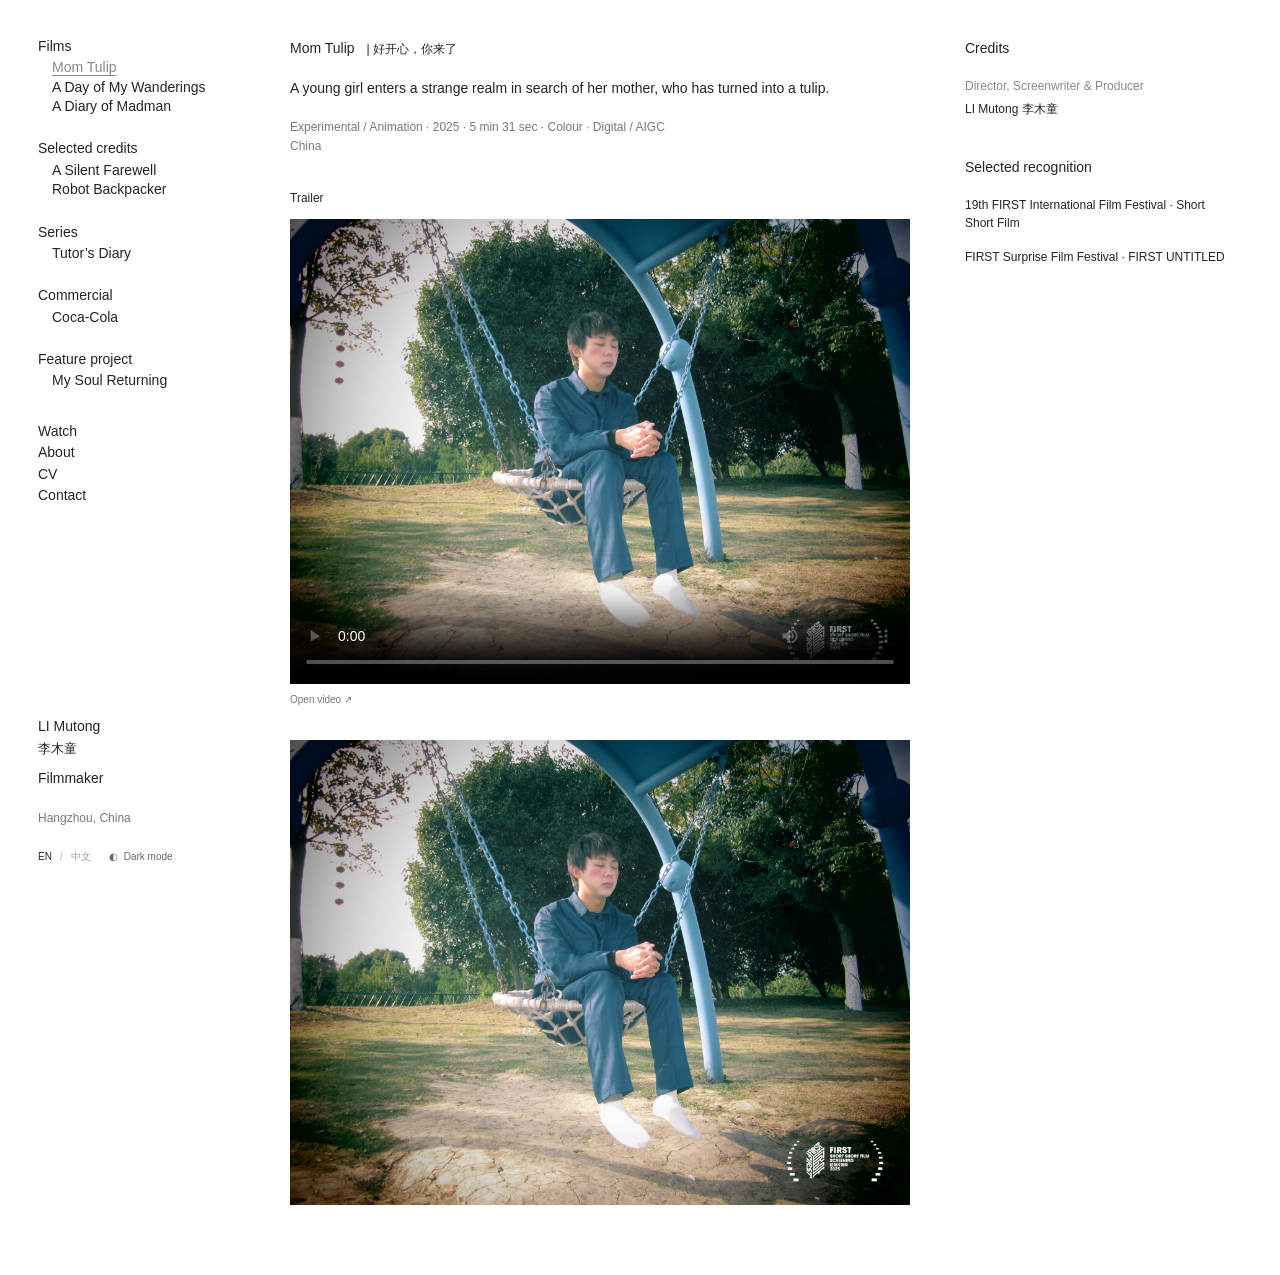
<file: films/mom-tulip.html>
<!doctype html>
<html lang="en"><head><meta charset="utf-8"><meta name="viewport" content="width=device-width,initial-scale=1"><title>Mom Tulip — LI Mutong</title><meta name="description" content="LI Mutong 李木童. Filmmaker from Hangzhou, China. Selected films and collaborations."><meta name="theme-color" content="#ffffff"><meta property="og:title" content="Mom Tulip — LI Mutong"><meta property="og:type" content="website"><link rel="canonical" href="https://li-mutong-films.leisure2005.chatgpt.site/films/mom-tulip.html"><link rel="icon" href="../icon.svg" type="image/svg+xml"><script src="../theme.js"></script><link rel="stylesheet" href="../minimal.css"><link rel="stylesheet" href="../theme.css"><script src="../portfolio.js" defer></script></head>
<body><a class="skip" href="#main">Skip to content</a><header class="mobile-header"><a href="../index.html">LI Mutong <span lang="zh-CN">李木童</span></a><button id="menu-toggle" aria-controls="sidebar" aria-expanded="false">Index +</button></header>
<aside id="sidebar" class="sidebar" aria-label="Portfolio index"><nav><div class="nav-group"><h2>Films</h2><a href="../films/mom-tulip.html" aria-current="page"><span class="" data-en="Mom Tulip" data-zh="好开心，你来了">Mom Tulip</span></a><a href="../films/a-day-of-my-wanderings.html"><span class="" data-en="A Day of My Wanderings" data-zh="流浪记">A Day of My Wanderings</span></a><a href="../films/a-diary-of-madman.html"><span class="" data-en="A Diary of Madman" data-zh="狂人日记">A Diary of Madman</span></a></div><div class="nav-group"><h2>Selected credits</h2><a href="../films/a-silent-farewell.html"><span class="" data-en="A Silent Farewell" data-zh="夏日午后">A Silent Farewell</span></a><a href="../films/robot-backpacker.html"><span class="" data-en="Robot Backpacker" data-zh="机器背包客">Robot Backpacker</span></a></div><div class="nav-group"><h2>Series</h2><a href="../films/tutor-diary.html"><span class="" data-en="Tutor’s Diary" data-zh="家教日记">Tutor’s Diary</span></a></div><div class="nav-group"><h2>Commercial</h2><a href="../commercial/coca-cola.html"><span class="" data-en="Coca-Cola" data-zh="可口可乐创意广告">Coca-Cola</span></a></div><div class="nav-group"><h2>Feature project</h2><a href="../films/my-soul-returning.html"><span class="" data-en="My Soul Returning" data-zh="过桐庐">My Soul Returning</span></a></div><div class="nav-group information"><a href="../watch.html">Watch</a><a href="../about.html">About</a><a href="../cv.html">CV</a><a href="../contact.html">Contact</a></div></nav><div class="identity"><a class="name" href="../index.html"><span>LI Mutong</span><span lang="zh-CN">李木童</span></a><p>Filmmaker</p><p class="location">Hangzhou, China</p><div class="preferences"><div class="language" role="group" aria-label="Language"><button data-language="en" aria-pressed="true">EN</button><span>/</span><button data-language="zh" aria-pressed="false">中文</button></div><button class="theme-toggle" aria-pressed="false">Dark mode</button></div></div></aside>
<main id="main" class="film"><div class="film-content"><header class="film-heading"><h1>Mom Tulip <span lang="zh-CN">| 好开心，你来了</span></h1><p class="synopsis" data-en="A young girl enters a strange realm in search of her mother, who has turned into a tulip." data-zh="一个小女孩的母亲变成了郁金香，小女孩来到一个奇异的空间寻找她。">A young girl enters a strange realm in search of her mother, who has turned into a tulip.</p><p class="film-meta" data-en="Experimental / Animation · 2025 · 5 min 31 sec · Colour · Digital / AIGC" data-zh="实验 / 动画 · 2025 · 5分31秒 · 彩色 · 数字 / AIGC">Experimental / Animation · 2025 · 5 min 31 sec · Colour · Digital / AIGC</p><p class="film-country" data-en="China" data-zh="中国">China</p></header><section class="project-video"><h2 class="" data-en="Trailer" data-zh="预告片">Trailer</h2><video controls playsinline preload="metadata" poster="../images/mom-tulip.png" aria-label="Mom Tulip — Trailer" tabindex="0"><source src="../videos/mom-tulip-trailer.mp4" type="video/mp4">Your browser does not support embedded video.</video><p class="video-fallback"><a href="../videos/mom-tulip-trailer.mp4" target="_blank" rel="noopener"><span class="" data-en="Open video ↗" data-zh="打开视频 ↗">Open video ↗</span></a></p></section><div class="film-image"><button class="image-button" data-enlarge aria-label="Enlarge image: Mom Tulip"><img src="../images/mom-tulip.png" width="4000" height="3000" alt="A child sitting on a swing, eyes closed, in Mom Tulip." loading="eager" decoding="async" fetchpriority="high"></button></div></div><aside class="film-notes"><section><h2>Credits</h2><div class="credit"><h3 class="" data-en="Director, Screenwriter &amp; Producer" data-zh="导演、编剧、制作">Director, Screenwriter &amp; Producer</h3><p>LI Mutong 李木童</p></div></section><section><h2>Selected recognition</h2><p class="" data-en="19th FIRST International Film Festival · Short Short Film" data-zh="第19届 FIRST 青年电影展 · 超短片单元">19th FIRST International Film Festival · Short Short Film</p><p class="" data-en="FIRST Surprise Film Festival · FIRST UNTITLED" data-zh="FIRST 惊喜影展 · 未命名单元">FIRST Surprise Film Festival · FIRST UNTITLED</p></section></aside></main>
<dialog class="lightbox" aria-label="Image viewer"><button class="lightbox-close" aria-label="Close image">Close ×</button><img alt=""><p></p></dialog><div class="toast" role="status" aria-live="polite"></div></body></html>
</file>
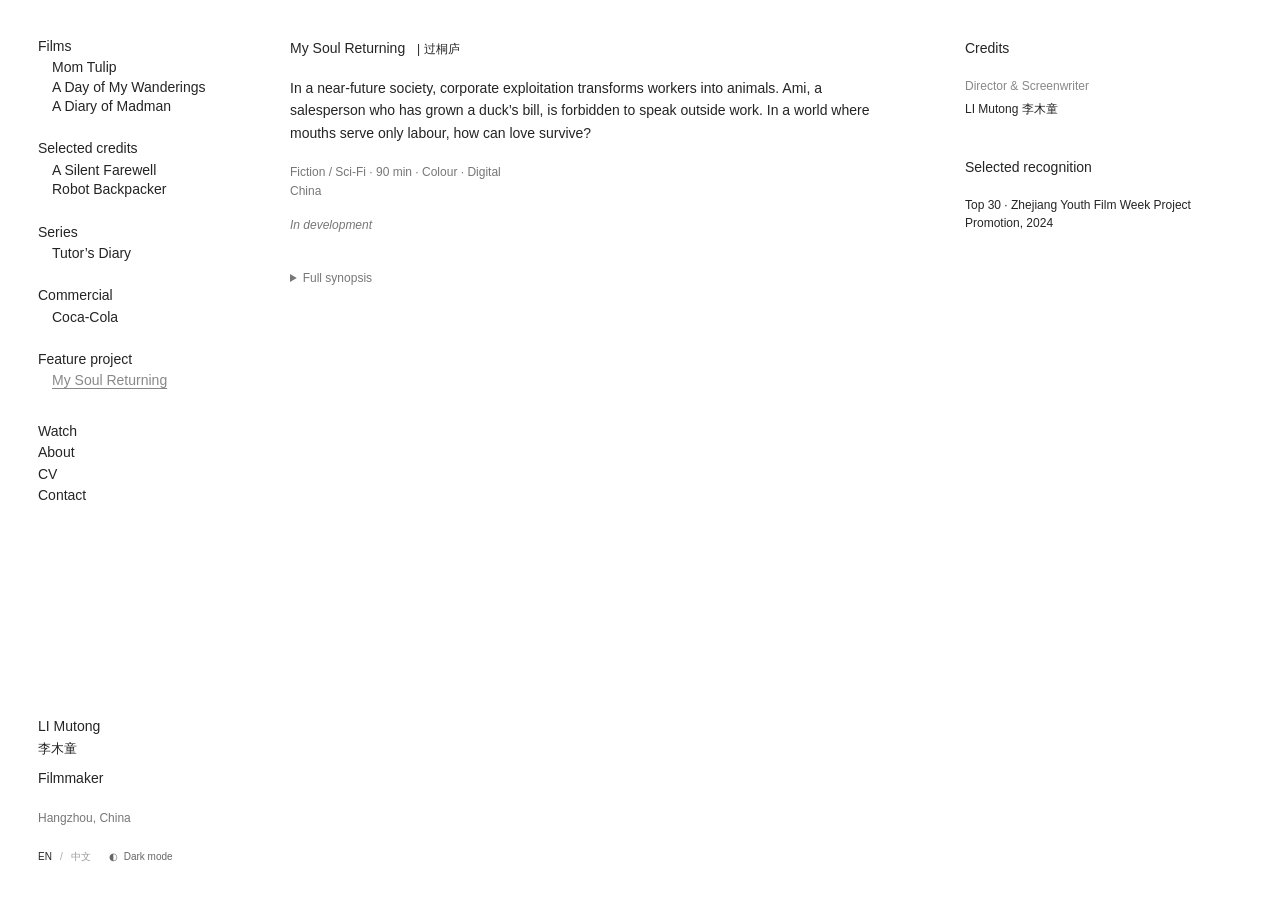
<file: films/my-soul-returning.html>
<!doctype html>
<html lang="en"><head><meta charset="utf-8"><meta name="viewport" content="width=device-width,initial-scale=1"><title>My Soul Returning — LI Mutong</title><meta name="description" content="LI Mutong 李木童. Filmmaker from Hangzhou, China. Selected films and collaborations."><meta name="theme-color" content="#ffffff"><meta property="og:title" content="My Soul Returning — LI Mutong"><meta property="og:type" content="website"><link rel="canonical" href="https://li-mutong-films.leisure2005.chatgpt.site/films/my-soul-returning.html"><link rel="icon" href="../icon.svg" type="image/svg+xml"><script src="../theme.js"></script><link rel="stylesheet" href="../minimal.css"><link rel="stylesheet" href="../theme.css"><script src="../portfolio.js" defer></script></head>
<body><a class="skip" href="#main">Skip to content</a><header class="mobile-header"><a href="../index.html">LI Mutong <span lang="zh-CN">李木童</span></a><button id="menu-toggle" aria-controls="sidebar" aria-expanded="false">Index +</button></header>
<aside id="sidebar" class="sidebar" aria-label="Portfolio index"><nav><div class="nav-group"><h2>Films</h2><a href="../films/mom-tulip.html"><span class="" data-en="Mom Tulip" data-zh="好开心，你来了">Mom Tulip</span></a><a href="../films/a-day-of-my-wanderings.html"><span class="" data-en="A Day of My Wanderings" data-zh="流浪记">A Day of My Wanderings</span></a><a href="../films/a-diary-of-madman.html"><span class="" data-en="A Diary of Madman" data-zh="狂人日记">A Diary of Madman</span></a></div><div class="nav-group"><h2>Selected credits</h2><a href="../films/a-silent-farewell.html"><span class="" data-en="A Silent Farewell" data-zh="夏日午后">A Silent Farewell</span></a><a href="../films/robot-backpacker.html"><span class="" data-en="Robot Backpacker" data-zh="机器背包客">Robot Backpacker</span></a></div><div class="nav-group"><h2>Series</h2><a href="../films/tutor-diary.html"><span class="" data-en="Tutor’s Diary" data-zh="家教日记">Tutor’s Diary</span></a></div><div class="nav-group"><h2>Commercial</h2><a href="../commercial/coca-cola.html"><span class="" data-en="Coca-Cola" data-zh="可口可乐创意广告">Coca-Cola</span></a></div><div class="nav-group"><h2>Feature project</h2><a href="../films/my-soul-returning.html" aria-current="page"><span class="" data-en="My Soul Returning" data-zh="过桐庐">My Soul Returning</span></a></div><div class="nav-group information"><a href="../watch.html">Watch</a><a href="../about.html">About</a><a href="../cv.html">CV</a><a href="../contact.html">Contact</a></div></nav><div class="identity"><a class="name" href="../index.html"><span>LI Mutong</span><span lang="zh-CN">李木童</span></a><p>Filmmaker</p><p class="location">Hangzhou, China</p><div class="preferences"><div class="language" role="group" aria-label="Language"><button data-language="en" aria-pressed="true">EN</button><span>/</span><button data-language="zh" aria-pressed="false">中文</button></div><button class="theme-toggle" aria-pressed="false">Dark mode</button></div></div></aside>
<main id="main" class="film"><div class="film-content"><header class="film-heading"><h1>My Soul Returning <span lang="zh-CN">| 过桐庐</span></h1><p class="synopsis" data-en="In a near-future society, corporate exploitation transforms workers into animals. Ami, a salesperson who has grown a duck’s bill, is forbidden to speak outside work. In a world where mouths serve only labour, how can love survive?" data-zh="在一个虚构的近未来社会，被工作驯化的人类逐渐变成了“打工兽”。推销员阿米长出了鸭子的硬嘴，除工作外不能说话。当嘴巴只能用于劳动，人们该如何相爱？">In a near-future society, corporate exploitation transforms workers into animals. Ami, a salesperson who has grown a duck’s bill, is forbidden to speak outside work. In a world where mouths serve only labour, how can love survive?</p><p class="film-meta" data-en="Fiction / Sci-Fi · 90 min · Colour · Digital" data-zh="剧情 / 科幻 · 90分钟 · 彩色 · 数字">Fiction / Sci-Fi · 90 min · Colour · Digital</p><p class="film-country" data-en="China" data-zh="中国">China</p><p class="film-status" data-en="In development" data-zh="开发中">In development</p></header><details class="full-synopsis"><summary class="" data-en="Full synopsis" data-zh="完整梗概">Full synopsis</summary><p class="" data-en="“Mouths may not be used to speak outside work. How can humans transformed into duck-billed beasts of labour fall in love?” In an imagined near future, every industry is dominated by monopolistic corporations that exploit their employees in every aspect of life to maximise profit. Domesticated by work, humans take on animal traits and become “beasts of labour”. They have lost the capacity to fall in love; reproduction is arranged through “breeding”, and even entertainment is merely a less intensive form of work. Programmers who type all day become octopuses, while couriers and food-delivery workers become donkeys. Ami works for a sales company, spending every day talking. A hard duck’s bill grows in place of his mouth, turning him into a platypus. Outside work, these duck-billed workers are forbidden to use their mouths to make a sound." data-zh="“嘴，除了工作外不能用于说话；异化为鸭嘴打工兽的人类们，该如何相爱？”故事发生在一个虚构的近未来社会，每一个行业里都出现了寡头垄断企业。为了最大化实现利益，企业全方面地压榨员工。被工作驯化的人类拥有了动物的特征，成为了“打工兽”。打工兽们已全然失去了恋爱的能力，所有的生育按“配种”进行；甚至娱乐活动，也只是稍低强度的工作。成天敲字的程序员变成了八爪鱼，快递员、外卖员变成了驴。而工作于推销公司的阿米，每日工作需“大费口舌”，长出了鸭子的硬嘴，变成了鸭嘴兽。除工作之外，鸭嘴兽不能私自使用嘴巴发出声音。">“Mouths may not be used to speak outside work. How can humans transformed into duck-billed beasts of labour fall in love?” In an imagined near future, every industry is dominated by monopolistic corporations that exploit their employees in every aspect of life to maximise profit. Domesticated by work, humans take on animal traits and become “beasts of labour”. They have lost the capacity to fall in love; reproduction is arranged through “breeding”, and even entertainment is merely a less intensive form of work. Programmers who type all day become octopuses, while couriers and food-delivery workers become donkeys. Ami works for a sales company, spending every day talking. A hard duck’s bill grows in place of his mouth, turning him into a platypus. Outside work, these duck-billed workers are forbidden to use their mouths to make a sound.</p></details></div><aside class="film-notes"><section><h2>Credits</h2><div class="credit"><h3 class="" data-en="Director &amp; Screenwriter" data-zh="导演、编剧">Director &amp; Screenwriter</h3><p>LI Mutong 李木童</p></div></section><section><h2>Selected recognition</h2><p class="" data-en="Top 30 · Zhejiang Youth Film Week Project Promotion, 2024" data-zh="浙江青年电影周 · 创投单元30强，2024">Top 30 · Zhejiang Youth Film Week Project Promotion, 2024</p></section></aside></main>
<dialog class="lightbox" aria-label="Image viewer"><button class="lightbox-close" aria-label="Close image">Close ×</button><img alt=""><p></p></dialog><div class="toast" role="status" aria-live="polite"></div></body></html>
</file>
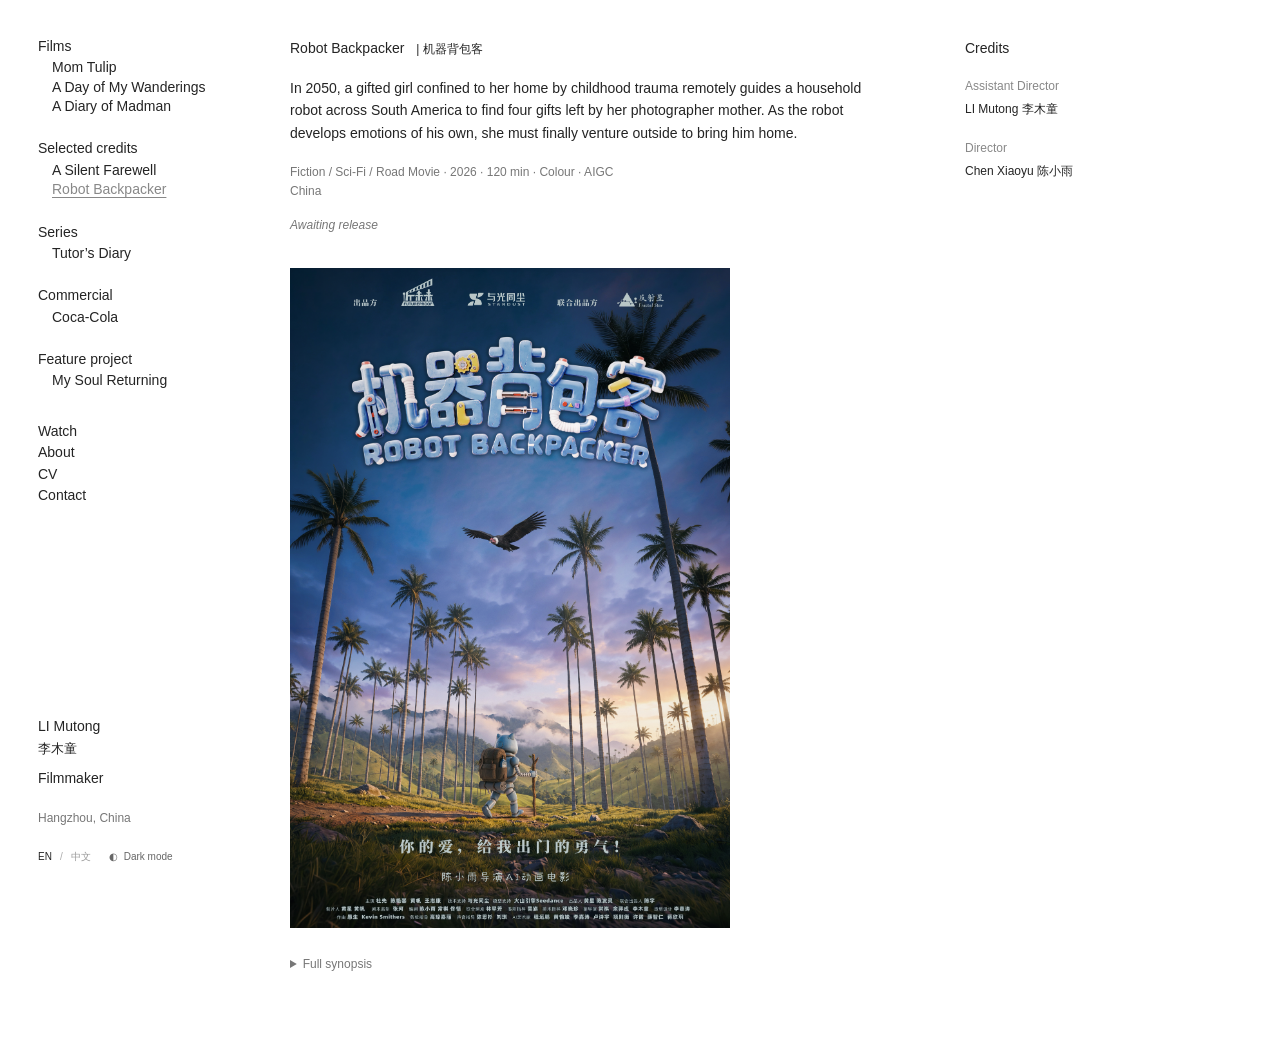
<file: films/robot-backpacker.html>
<!doctype html>
<html lang="en"><head><meta charset="utf-8"><meta name="viewport" content="width=device-width,initial-scale=1"><title>Robot Backpacker — LI Mutong</title><meta name="description" content="LI Mutong 李木童. Filmmaker from Hangzhou, China. Selected films and collaborations."><meta name="theme-color" content="#ffffff"><meta property="og:title" content="Robot Backpacker — LI Mutong"><meta property="og:type" content="website"><link rel="canonical" href="https://li-mutong-films.leisure2005.chatgpt.site/films/robot-backpacker.html"><link rel="icon" href="../icon.svg" type="image/svg+xml"><script src="../theme.js"></script><link rel="stylesheet" href="../minimal.css"><link rel="stylesheet" href="../theme.css"><script src="../portfolio.js" defer></script></head>
<body><a class="skip" href="#main">Skip to content</a><header class="mobile-header"><a href="../index.html">LI Mutong <span lang="zh-CN">李木童</span></a><button id="menu-toggle" aria-controls="sidebar" aria-expanded="false">Index +</button></header>
<aside id="sidebar" class="sidebar" aria-label="Portfolio index"><nav><div class="nav-group"><h2>Films</h2><a href="../films/mom-tulip.html"><span class="" data-en="Mom Tulip" data-zh="好开心，你来了">Mom Tulip</span></a><a href="../films/a-day-of-my-wanderings.html"><span class="" data-en="A Day of My Wanderings" data-zh="流浪记">A Day of My Wanderings</span></a><a href="../films/a-diary-of-madman.html"><span class="" data-en="A Diary of Madman" data-zh="狂人日记">A Diary of Madman</span></a></div><div class="nav-group"><h2>Selected credits</h2><a href="../films/a-silent-farewell.html"><span class="" data-en="A Silent Farewell" data-zh="夏日午后">A Silent Farewell</span></a><a href="../films/robot-backpacker.html" aria-current="page"><span class="" data-en="Robot Backpacker" data-zh="机器背包客">Robot Backpacker</span></a></div><div class="nav-group"><h2>Series</h2><a href="../films/tutor-diary.html"><span class="" data-en="Tutor’s Diary" data-zh="家教日记">Tutor’s Diary</span></a></div><div class="nav-group"><h2>Commercial</h2><a href="../commercial/coca-cola.html"><span class="" data-en="Coca-Cola" data-zh="可口可乐创意广告">Coca-Cola</span></a></div><div class="nav-group"><h2>Feature project</h2><a href="../films/my-soul-returning.html"><span class="" data-en="My Soul Returning" data-zh="过桐庐">My Soul Returning</span></a></div><div class="nav-group information"><a href="../watch.html">Watch</a><a href="../about.html">About</a><a href="../cv.html">CV</a><a href="../contact.html">Contact</a></div></nav><div class="identity"><a class="name" href="../index.html"><span>LI Mutong</span><span lang="zh-CN">李木童</span></a><p>Filmmaker</p><p class="location">Hangzhou, China</p><div class="preferences"><div class="language" role="group" aria-label="Language"><button data-language="en" aria-pressed="true">EN</button><span>/</span><button data-language="zh" aria-pressed="false">中文</button></div><button class="theme-toggle" aria-pressed="false">Dark mode</button></div></div></aside>
<main id="main" class="film"><div class="film-content"><header class="film-heading"><h1>Robot Backpacker <span lang="zh-CN">| 机器背包客</span></h1><p class="synopsis" data-en="In 2050, a gifted girl confined to her home by childhood trauma remotely guides a household robot across South America to find four gifts left by her photographer mother. As the robot develops emotions of his own, she must finally venture outside to bring him home." data-zh="2050年，因童年创伤而足不出户的天才少女铁璐，遥控家务机器人突突横穿南美洲，寻找摄影师母亲留下的四份礼物。当突突逐渐拥有了自己的情感，铁璐也必须走出家门，接他回家。">In 2050, a gifted girl confined to her home by childhood trauma remotely guides a household robot across South America to find four gifts left by her photographer mother. As the robot develops emotions of his own, she must finally venture outside to bring him home.</p><p class="film-meta" data-en="Fiction / Sci-Fi / Road Movie · 2026 · 120 min · Colour · AIGC" data-zh="剧情 / 科幻 / 公路 · 2026 · 120分钟 · 彩色 · AIGC">Fiction / Sci-Fi / Road Movie · 2026 · 120 min · Colour · AIGC</p><p class="film-country" data-en="China" data-zh="中国">China</p><p class="film-status" data-en="Awaiting release" data-zh="待上映">Awaiting release</p></header><div class="film-image portrait-image"><button class="image-button" data-enlarge aria-label="Enlarge image: Robot Backpacker"><img src="../images/robot-backpacker.jpg" width="2730" height="4096" alt="Robot Backpacker poster: a small robot with a backpack walks through a landscape of tall palm trees." loading="eager" decoding="async" fetchpriority="high"></button></div><details class="full-synopsis"><summary class="" data-en="Full synopsis" data-zh="完整梗概">Full synopsis</summary><p class="" data-en="In 2050, Tie Lu, a gifted girl unable to leave home because of childhood trauma, remotely controls a household robot named Tutu as he crosses South America in search of four gifts left along the way by her photographer mother. Tutu meets travellers from all walks of life. Amid robotic poaching, ecological crises and an AI uprising, he gradually grows from a service robot into an independent being with emotions. To bring him home, Tie Lu finally opens the door she has kept shut for ten years and pilots a giant robot across the South Atlantic." data-zh="2050年，因童年创伤而无法走出家门的天才少女铁璐，远程操控家务机器人突突，横穿南美洲，寻找摄影师母亲沿途留下的四份礼物。突突结识形形色色的旅人，在机器盗猎、生态危机与人工智能暴乱中，逐渐从服务型机器人，成长为拥有情感的独立生命。为了接他回家，铁璐终于推开紧闭十年的房门，驾驶巨型机器人穿越南大西洋。">In 2050, Tie Lu, a gifted girl unable to leave home because of childhood trauma, remotely controls a household robot named Tutu as he crosses South America in search of four gifts left along the way by her photographer mother. Tutu meets travellers from all walks of life. Amid robotic poaching, ecological crises and an AI uprising, he gradually grows from a service robot into an independent being with emotions. To bring him home, Tie Lu finally opens the door she has kept shut for ten years and pilots a giant robot across the South Atlantic.</p></details></div><aside class="film-notes"><section><h2>Credits</h2><div class="credit"><h3 class="" data-en="Assistant Director" data-zh="副导演">Assistant Director</h3><p>LI Mutong 李木童</p></div><div class="credit"><h3 class="" data-en="Director" data-zh="导演">Director</h3><p>Chen Xiaoyu 陈小雨</p></div></section></aside></main>
<dialog class="lightbox" aria-label="Image viewer"><button class="lightbox-close" aria-label="Close image">Close ×</button><img alt=""><p></p></dialog><div class="toast" role="status" aria-live="polite"></div></body></html>
</file>
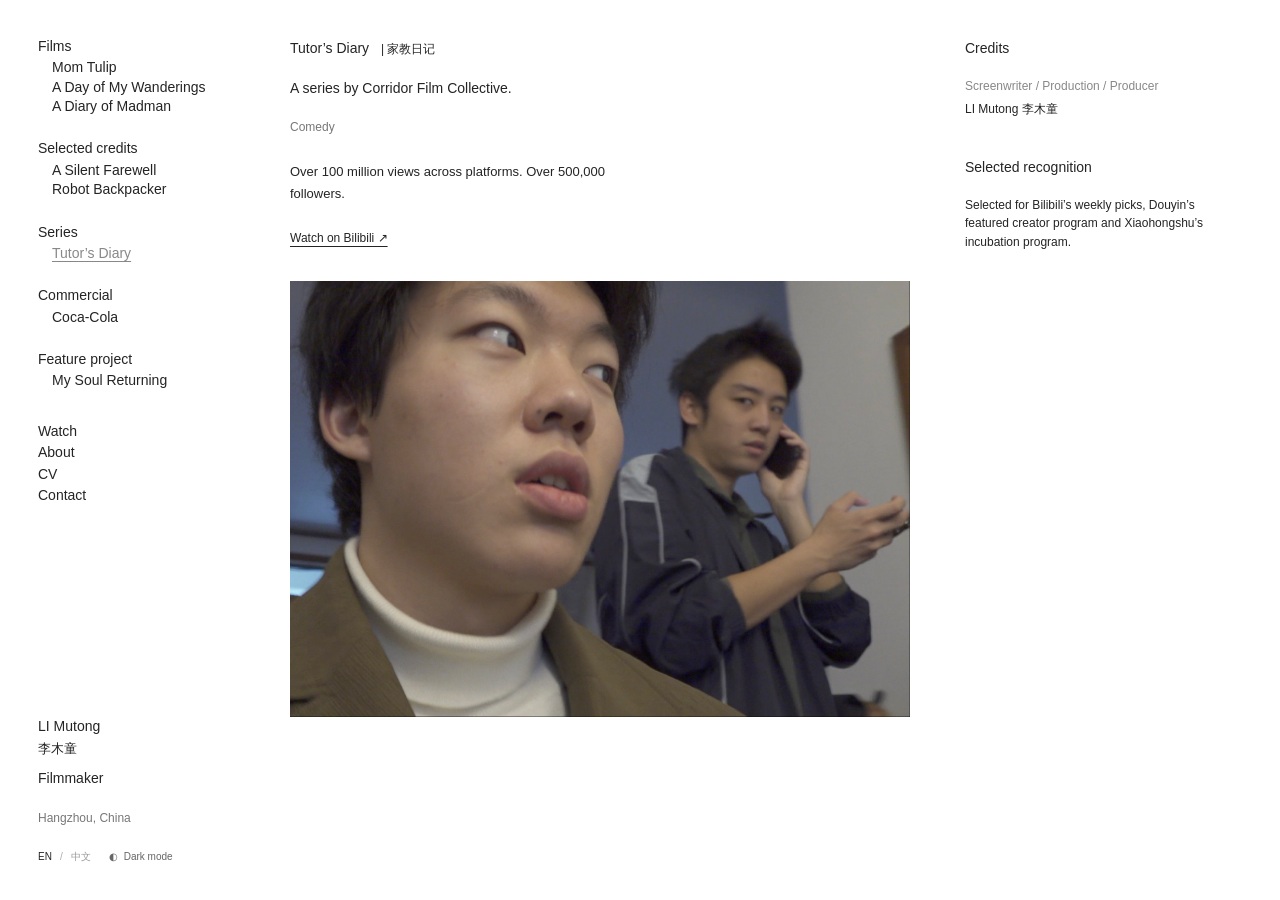
<file: films/tutor-diary.html>
<!doctype html>
<html lang="en"><head><meta charset="utf-8"><meta name="viewport" content="width=device-width,initial-scale=1"><title>Tutor’s Diary — LI Mutong</title><meta name="description" content="LI Mutong 李木童. Filmmaker from Hangzhou, China. Selected films and collaborations."><meta name="theme-color" content="#ffffff"><meta property="og:title" content="Tutor’s Diary — LI Mutong"><meta property="og:type" content="website"><link rel="canonical" href="https://li-mutong-films.leisure2005.chatgpt.site/films/tutor-diary.html"><link rel="icon" href="../icon.svg" type="image/svg+xml"><script src="../theme.js"></script><link rel="stylesheet" href="../minimal.css"><link rel="stylesheet" href="../theme.css"><script src="../portfolio.js" defer></script></head>
<body><a class="skip" href="#main">Skip to content</a><header class="mobile-header"><a href="../index.html">LI Mutong <span lang="zh-CN">李木童</span></a><button id="menu-toggle" aria-controls="sidebar" aria-expanded="false">Index +</button></header>
<aside id="sidebar" class="sidebar" aria-label="Portfolio index"><nav><div class="nav-group"><h2>Films</h2><a href="../films/mom-tulip.html"><span class="" data-en="Mom Tulip" data-zh="好开心，你来了">Mom Tulip</span></a><a href="../films/a-day-of-my-wanderings.html"><span class="" data-en="A Day of My Wanderings" data-zh="流浪记">A Day of My Wanderings</span></a><a href="../films/a-diary-of-madman.html"><span class="" data-en="A Diary of Madman" data-zh="狂人日记">A Diary of Madman</span></a></div><div class="nav-group"><h2>Selected credits</h2><a href="../films/a-silent-farewell.html"><span class="" data-en="A Silent Farewell" data-zh="夏日午后">A Silent Farewell</span></a><a href="../films/robot-backpacker.html"><span class="" data-en="Robot Backpacker" data-zh="机器背包客">Robot Backpacker</span></a></div><div class="nav-group"><h2>Series</h2><a href="../films/tutor-diary.html" aria-current="page"><span class="" data-en="Tutor’s Diary" data-zh="家教日记">Tutor’s Diary</span></a></div><div class="nav-group"><h2>Commercial</h2><a href="../commercial/coca-cola.html"><span class="" data-en="Coca-Cola" data-zh="可口可乐创意广告">Coca-Cola</span></a></div><div class="nav-group"><h2>Feature project</h2><a href="../films/my-soul-returning.html"><span class="" data-en="My Soul Returning" data-zh="过桐庐">My Soul Returning</span></a></div><div class="nav-group information"><a href="../watch.html">Watch</a><a href="../about.html">About</a><a href="../cv.html">CV</a><a href="../contact.html">Contact</a></div></nav><div class="identity"><a class="name" href="../index.html"><span>LI Mutong</span><span lang="zh-CN">李木童</span></a><p>Filmmaker</p><p class="location">Hangzhou, China</p><div class="preferences"><div class="language" role="group" aria-label="Language"><button data-language="en" aria-pressed="true">EN</button><span>/</span><button data-language="zh" aria-pressed="false">中文</button></div><button class="theme-toggle" aria-pressed="false">Dark mode</button></div></div></aside>
<main id="main" class="film"><div class="film-content"><header class="film-heading"><h1>Tutor’s Diary <span lang="zh-CN">| 家教日记</span></h1><p class="synopsis" data-en="A series by Corridor Film Collective." data-zh="走廊电影小组系列作品。">A series by Corridor Film Collective.</p><p class="film-meta" data-en="Comedy" data-zh="喜剧">Comedy</p><p class="series-reach" data-en="Over 100 million views across platforms. Over 500,000 followers." data-zh="全网播放量过亿，粉丝量过五十万。">Over 100 million views across platforms. Over 500,000 followers.</p><p class="watch-link"><a href="https://www.bilibili.com/video/BV1bQ6nBzEHD/" target="_blank" rel="noopener noreferrer"><span class="" data-en="Watch on Bilibili ↗" data-zh="在哔哩哔哩观看 ↗">Watch on Bilibili ↗</span></a></p></header><div class="film-image"><button class="image-button" data-enlarge aria-label="Enlarge image: Tutor’s Diary"><img src="../images/tutor-diary.jpg" width="3836" height="2698" alt="A still from Tutor’s Diary, with one character in the foreground and another speaking on the phone behind him." loading="eager" decoding="async" fetchpriority="high"></button></div></div><aside class="film-notes"><section><h2>Credits</h2><div class="credit"><h3 class="" data-en="Screenwriter / Production / Producer" data-zh="编剧、制作、制片">Screenwriter / Production / Producer</h3><p>LI Mutong 李木童</p></div></section><section><h2>Selected recognition</h2><p class="" data-en="Selected for Bilibili’s weekly picks, Douyin’s featured creator program and Xiaohongshu’s incubation program." data-zh="入选 B 站“每周必看”、抖音精选作者及小红书孵化计划。">Selected for Bilibili’s weekly picks, Douyin’s featured creator program and Xiaohongshu’s incubation program.</p></section></aside></main>
<dialog class="lightbox" aria-label="Image viewer"><button class="lightbox-close" aria-label="Close image">Close ×</button><img alt=""><p></p></dialog><div class="toast" role="status" aria-live="polite"></div></body></html>
</file>
<file: minimal.css>
:root{font-family:Arial,'Helvetica Neue','PingFang SC','Microsoft YaHei',sans-serif;color:#242424;background:#fff;font-size:14px;font-weight:400;font-synthesis:none}*{box-sizing:border-box}body{margin:0}a{color:inherit;text-decoration:none}button{font:inherit;color:inherit;background:none;border:0;padding:0;cursor:pointer}a:hover,button:hover{text-decoration:underline;text-underline-offset:3px}a:focus-visible,button:focus-visible{outline:1px solid #555;outline-offset:5px}::selection{background:#e4e4e4}h1,h2,h3,p,figure{margin:0}h1,h2,h3{font-size:14px;font-weight:400;line-height:1.5}p{line-height:1.55}img{max-width:100%;display:block}h1>span,figcaption a>span,.cv-entry h3 span{margin-left:8px;font-size:12px}.sidebar{position:fixed;inset:0 auto 0 0;width:240px;padding:38px 30px 36px 38px;display:flex;flex-direction:column;justify-content:space-between;gap:42px;overflow-y:auto;scrollbar-width:thin}.nav-group{margin-bottom:24px;line-height:1.24}.nav-group h2{line-height:1.24;margin-bottom:3px}.nav-group>a{display:block;margin-left:14px;padding:1px 0}.nav-group>a[aria-current=page],.information>a[aria-current=page]{text-decoration:underline;text-underline-offset:3px;color:#888}.information{margin-top:30px}.information>a{margin-left:0;line-height:1.4}.identity{line-height:1.4}.name{display:flex;flex-direction:column;width:fit-content;gap:3px}.name>span:last-child{font-size:13px}.identity>p{margin-top:10px}.identity>.location{margin-top:20px;font-size:12px;color:#777}.language{display:flex;align-items:center;gap:8px;margin-top:24px;font-size:10px}.language>span{color:#aaa}.language button{color:#999}.language button[aria-pressed=true]{color:#222}main{margin-left:290px;padding:38px 38px 70px 0;min-height:100vh}.film-stream{max-width:660px}.film-tile{margin:0 0 44px}.film-tile>a{display:block}.film-tile img{width:100%;height:auto}.film-tile.portrait{max-width:460px}.film-tile figcaption{display:flex;justify-content:space-between;align-items:baseline;gap:14px;font-size:11px;line-height:1.6;margin-top:9px;color:#666}.film-tile figcaption .tile-role{font-size:10px;color:#8a8a8a;text-align:right;max-width:150px}.film-tile figcaption a>span{font-size:10px;margin-left:5px}.film{display:grid;grid-template-columns:minmax(0,620px) minmax(180px,260px);gap:55px;align-items:start;max-width:1240px}.film-heading{margin-bottom:33px}.film h1{margin-bottom:18px}.film-meta{font-size:12px;color:#777}.image-button{display:block;width:100%;cursor:zoom-in}.image-button img{width:100%;height:auto}.portrait-image{max-width:440px}.film-notes{font-size:12px;line-height:1.6}.film-notes section{margin-bottom:38px}.film-notes h2{margin-bottom:18px}.film-notes p{margin-bottom:15px}.film-notes .credit{margin-bottom:20px}.credit h3{font-size:12px;color:#888;margin-bottom:5px}.credit p{margin:0}.text-page{max-width:560px;font-size:14px}.text-page h1{margin-bottom:32px}.text-page>p{margin-bottom:23px;line-height:1.7}.page-links{display:flex;gap:30px;margin-top:37px;font-size:12px}.cv-page{max-width:760px;font-size:12px;line-height:1.55}.cv-page>h1{margin-bottom:38px}.cv-page>section{margin-bottom:45px}.cv-page>section>h2{margin-bottom:23px}.cv-page>section>p{margin-bottom:12px}.cv-entry{display:grid;grid-template-columns:54px 1fr;gap:18px;margin-bottom:29px}.cv-entry .year{color:#888;padding-top:2px}.cv-entry h3{font-size:13px;margin-bottom:6px}.cv-entry .cv-role{color:#888;margin-bottom:8px}.cv-entry .cv-award{font-size:12px;margin-top:5px;max-width:580px}.contact-page dl{margin-top:42px}.contact-page dl>div{margin-bottom:27px}.contact-page dt{font-size:12px;color:#888;margin-bottom:7px}.contact-page dd{margin:0}.copy-label{font-size:10px;color:#999;margin-left:15px}.mobile-header{display:none}.lightbox{padding:42px 40px 28px;border:0;background:#fff;max-width:calc(100vw - 40px);max-height:calc(100vh - 40px);overflow:auto}.lightbox::backdrop{background:#fffffff2}.lightbox img{max-width:calc(100vw - 140px);max-height:calc(100vh - 160px);width:auto;height:auto;object-fit:contain;margin:auto}.lightbox-close{display:block;margin:0 0 20px auto;font-size:12px}.lightbox p{text-align:center;font-size:11px;color:#888;margin-top:15px}.toast{position:fixed;left:50%;bottom:25px;transform:translateX(-50%);background:#222;color:white;padding:10px 17px;font-size:12px;opacity:0;transition:opacity .15s;pointer-events:none;z-index:20}.toast.visible{opacity:1}.skip{position:fixed;left:15px;top:-100px;background:white;padding:10px;z-index:50}.skip:focus{top:15px}.visually-hidden{position:absolute;width:1px;height:1px;padding:0;margin:-1px;overflow:hidden;clip:rect(0,0,0,0);white-space:nowrap;border:0}html[lang=zh-CN] p,html[lang=zh-CN] .film-notes{line-height:1.8}
@media(min-width:1600px){.sidebar{width:270px;padding-left:48px}main{margin-left:340px}.film-stream{max-width:780px}.film{max-width:1400px}}
@media(max-width:1050px){.sidebar{width:220px;padding-left:30px;padding-right:20px}main{margin-left:250px;padding-right:30px}.film{gap:30px;grid-template-columns:minmax(0,1fr) 180px}.film-tile figcaption{display:block}.film-tile .tile-role{display:block;text-align:left!important;max-width:none!important}.film-tile.portrait{max-width:380px}}
@media(max-height:740px) and (min-width:701px){.sidebar{padding-top:25px;padding-bottom:25px;gap:20px}.nav-group{margin-bottom:18px}.information{margin-top:22px}.identity>.location{margin-top:12px}.language{margin-top:15px}}
@media(max-width:700px){.mobile-header{display:flex;justify-content:space-between;align-items:center;padding:23px 22px;font-size:13px;background:#fff}.mobile-header a span{font-size:11px;margin-left:8px;color:#888}.mobile-header button{font-size:12px}.sidebar{display:none;position:static;width:auto;padding:15px 22px 30px;gap:20px}.sidebar.open{display:flex}.sidebar nav{display:grid;grid-template-columns:1fr 1fr;gap:0 25px}.sidebar .identity .name,.sidebar .identity>p{display:none}.sidebar .identity .language{margin-top:0}.nav-group{font-size:12px}.nav-group h2{font-size:12px}.information{margin-top:0}.sidebar .identity{align-self:flex-start}main{margin:0;padding:12px 22px 45px;min-height:75vh}.film-stream{max-width:none}.film-tile{margin-bottom:30px}.film-tile.portrait{max-width:85%;margin-left:auto;margin-right:auto}.film-tile figcaption{font-size:10px}.film-tile figcaption a>span{font-size:9px}.film-tile figcaption .tile-role{font-size:9px;margin-top:2px}.film{display:block;max-width:none}.film-heading{margin-bottom:26px}.film h1{font-size:14px;margin-bottom:12px}.film h1>span{display:block;margin:4px 0 0;color:#888;font-size:11px}.film-meta{font-size:11px}.portrait-image{max-width:90%}.film-notes{margin-top:32px;display:grid;grid-template-columns:1fr 1fr;gap:25px;font-size:11px}.film-notes h2{font-size:12px;margin-bottom:13px}.film-notes .credit h3{font-size:11px}.film-notes section{margin-bottom:0}.text-page{padding-top:15px;font-size:13px;max-width:500px}.text-page h1{margin-bottom:27px}.cv-page{padding-top:15px}.cv-entry{grid-template-columns:35px 1fr;gap:13px}.cv-entry h3 span{display:block;margin-left:0;font-size:11px;color:#888}.cv-entry .cv-award{font-size:11px}.lightbox{padding:22px 14px;max-width:100vw;max-height:100vh}.lightbox img{max-width:calc(100vw - 30px);max-height:calc(100vh - 120px)}}
@media(prefers-reduced-motion:reduce){*{transition:none!important}}
.about-title{margin-bottom:32px}.about-layout{display:grid;grid-template-columns:minmax(220px,320px) minmax(0,520px);gap:50px;align-items:start;max-width:950px}.director-portrait img{width:100%;height:auto}.director-portrait figcaption{font-size:10px;color:#888;margin-top:10px}.about-copy{padding-top:0}.about-copy>p:first-child{margin-top:-4px}@media(max-width:1050px){.about-layout{grid-template-columns:220px minmax(0,1fr);gap:30px}}@media(max-width:950px){.about-layout{grid-template-columns:1fr;gap:30px;max-width:560px}.director-portrait{max-width:300px}.about-copy>p:first-child{margin-top:0}}@media(max-width:700px){.about-title{margin-top:15px;margin-bottom:26px}.director-portrait{max-width:320px}.about-copy{padding-top:0}}
.watch-link{font-size:12px;margin-top:24px}.watch-link a,.watch-series a{text-decoration:underline;text-underline-offset:4px}.watch-qr{width:320px;max-width:100%;margin:0 0 12px -12px}.watch-qr img{width:100%;height:auto}.watch-page .qr-caption{font-size:11px;color:#888;margin-bottom:32px}.watch-page .watch-series{font-size:12px;margin-top:32px}
.film-heading .synopsis{font-size:14px;line-height:1.6;margin:0 0 19px;max-width:590px}.film-country{font-size:12px;color:#777;line-height:1.6}.film-status,.commission{font-size:12px;color:#777;line-height:1.6;margin-top:15px}.film-status{font-style:italic}.series-reach{font-size:13px;line-height:1.7;margin-top:24px;max-width:360px}.full-synopsis{margin-top:26px;font-size:12px;line-height:1.7;max-width:600px}.full-synopsis summary{cursor:pointer;color:#777;width:fit-content}.full-synopsis p{margin-top:16px;line-height:1.8;white-space:pre-line}.full-synopsis summary:hover{text-decoration:underline;text-underline-offset:3px}.full-synopsis summary:focus-visible{outline:1px solid #555;outline-offset:5px}@media(max-width:700px){.film-heading .synopsis{font-size:13px}.film-country,.film-status,.commission{font-size:11px}.series-reach{font-size:12px}}
</file>
<file: theme.css>
:root{color-scheme:light}
.preferences{display:flex;gap:18px;align-items:center;margin-top:22px;flex-wrap:wrap}.preferences .language{margin-top:0}.theme-toggle{font-size:10px;color:#666;white-space:nowrap}.theme-toggle:before{content:'◐';margin-right:6px}.project-video{margin:0 0 32px}.project-video h2{font-size:12px;margin-bottom:12px}.project-video video{display:block;width:100%;height:auto;max-height:70vh;background:#000}.video-fallback{margin-top:8px;font-size:10px;color:#777}
html[data-theme=dark]{color-scheme:dark;background:#171717;color:#e7e7e2}
html[data-theme=dark] .mobile-header,html[data-theme=dark] .lightbox,html[data-theme=dark] .skip{background:#171717;color:#e7e7e2}
html[data-theme=dark] .lightbox::backdrop{background:#171717f2}
html[data-theme=dark] .identity>.location,html[data-theme=dark] .language button,html[data-theme=dark] .language>span,html[data-theme=dark] .film-tile figcaption,html[data-theme=dark] .film-tile figcaption .tile-role,html[data-theme=dark] .film-meta,html[data-theme=dark] .film-country,html[data-theme=dark] .film-status,html[data-theme=dark] .commission,html[data-theme=dark] .credit h3,html[data-theme=dark] .cv-entry .year,html[data-theme=dark] .cv-entry .cv-role,html[data-theme=dark] .contact-page dt,html[data-theme=dark] .copy-label,html[data-theme=dark] .mobile-header a span,html[data-theme=dark] .director-portrait figcaption,html[data-theme=dark] .watch-page .qr-caption,html[data-theme=dark] .full-synopsis summary,html[data-theme=dark] .theme-toggle,html[data-theme=dark] .video-fallback,html[data-theme=dark] .lightbox p{color:#aaa}
html[data-theme=dark] .language button[aria-pressed=true],html[data-theme=dark] .nav-group>a[aria-current=page],html[data-theme=dark] .information>a[aria-current=page]{color:#f5f5f0}
html[data-theme=dark] a:focus-visible,html[data-theme=dark] button:focus-visible{outline-color:#ddd}
html[data-theme=dark] ::selection{background:#d5d5ce;color:#171717}
html[data-theme=dark] .toast{background:#e7e7e2;color:#171717}
@media(max-width:700px){.preferences{margin-top:0}.project-video{margin-bottom:25px}}
</file>
